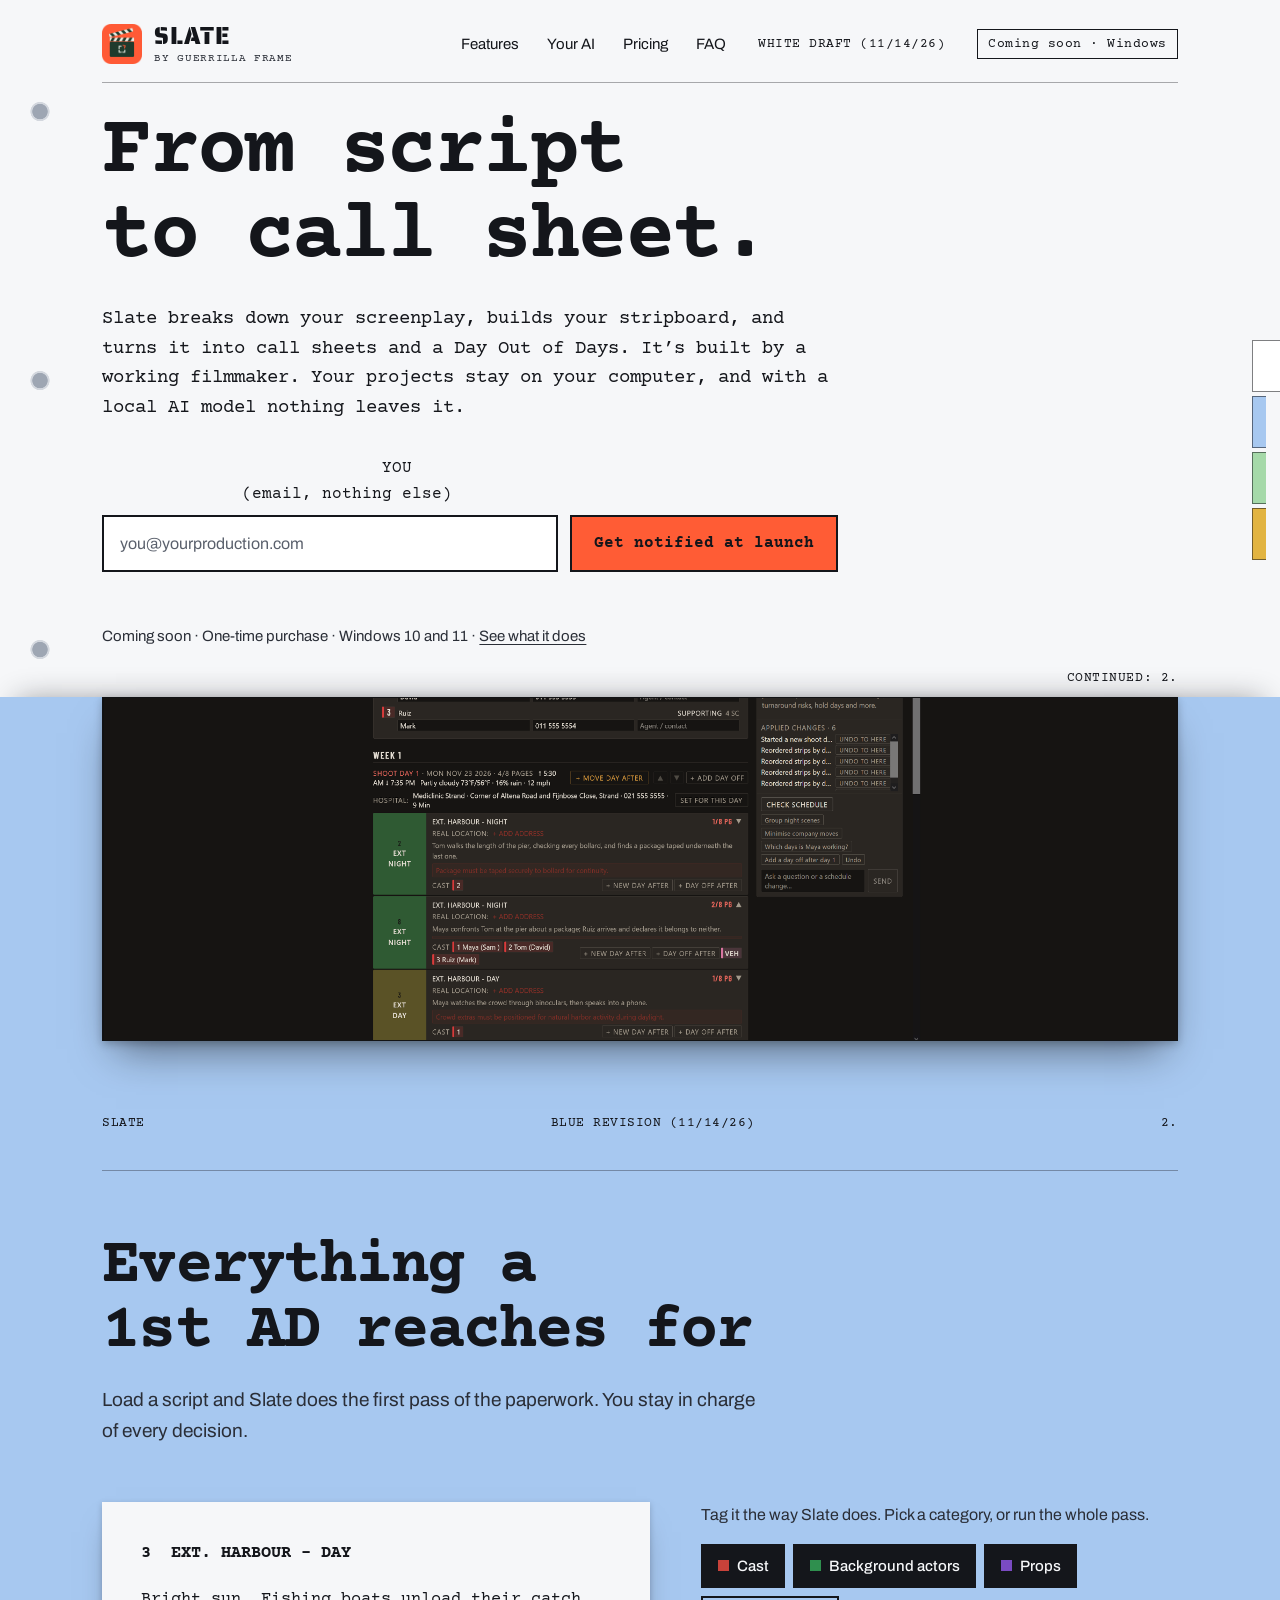
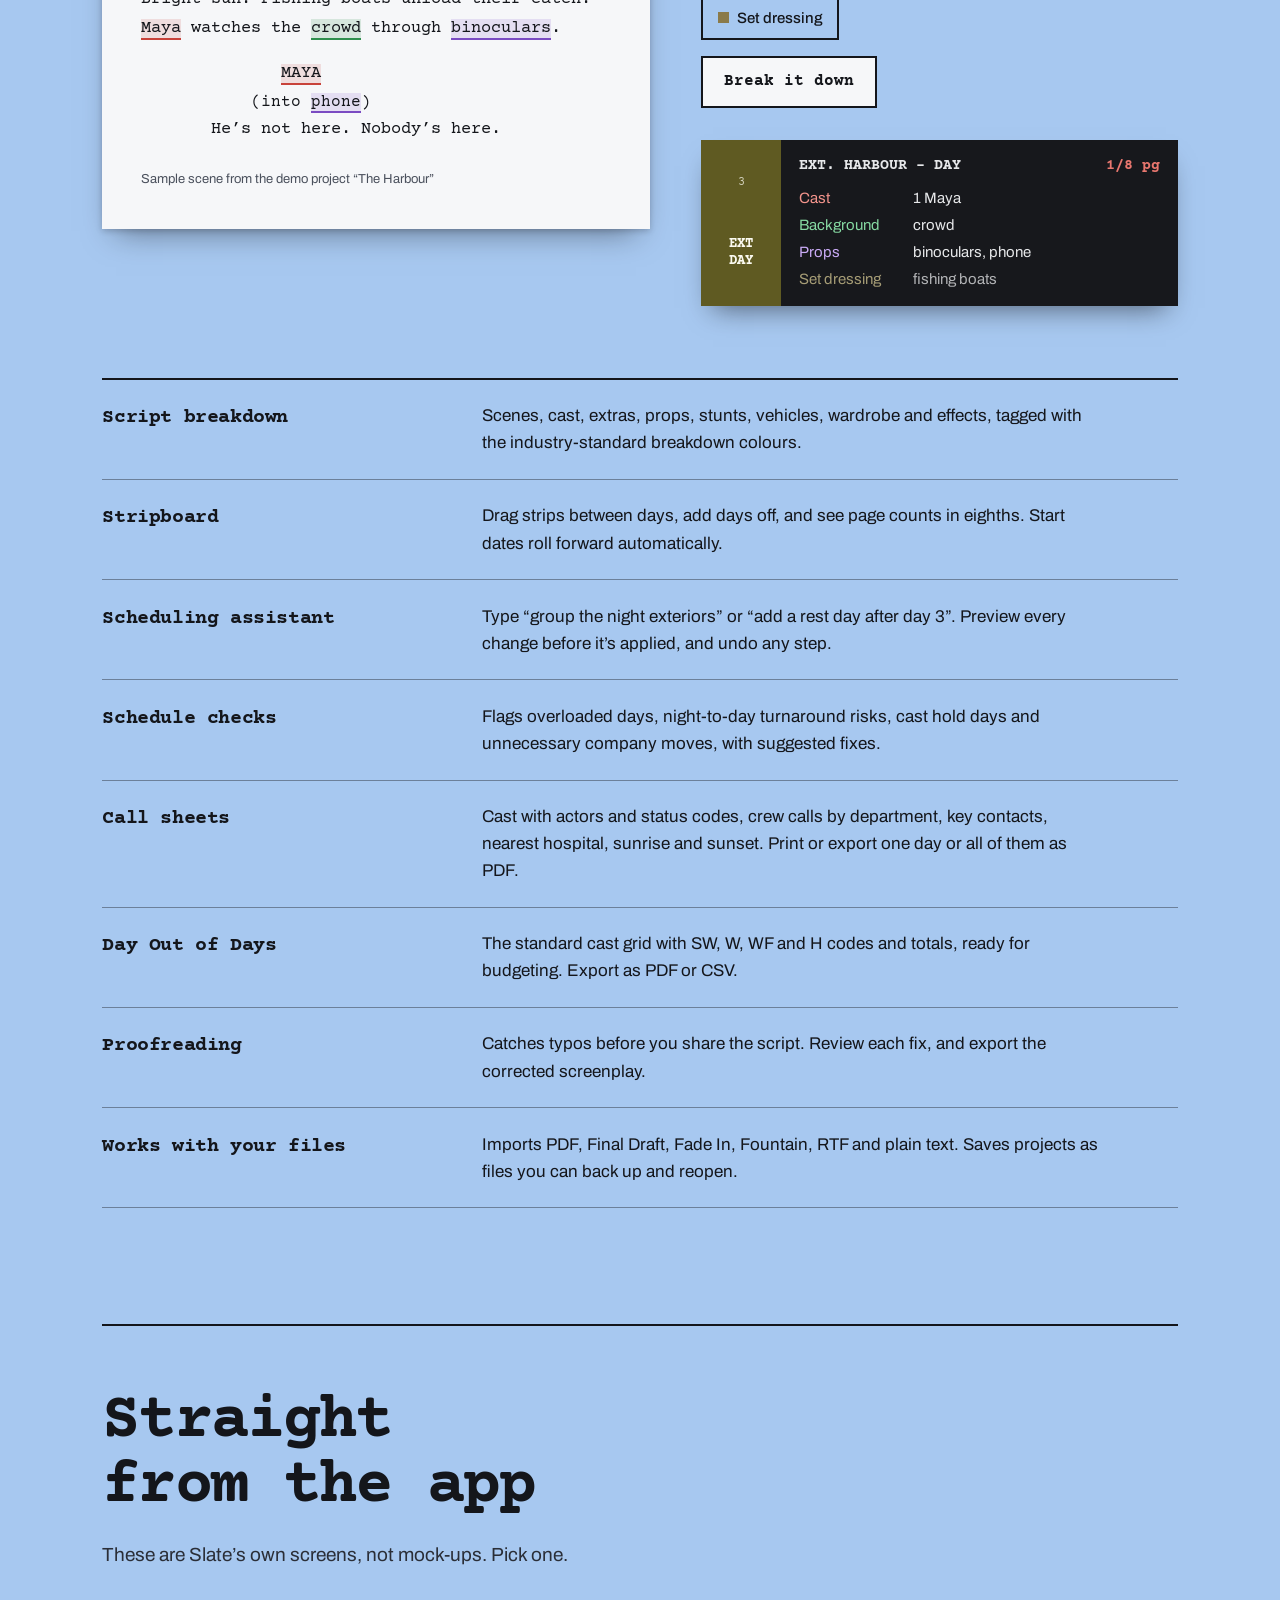
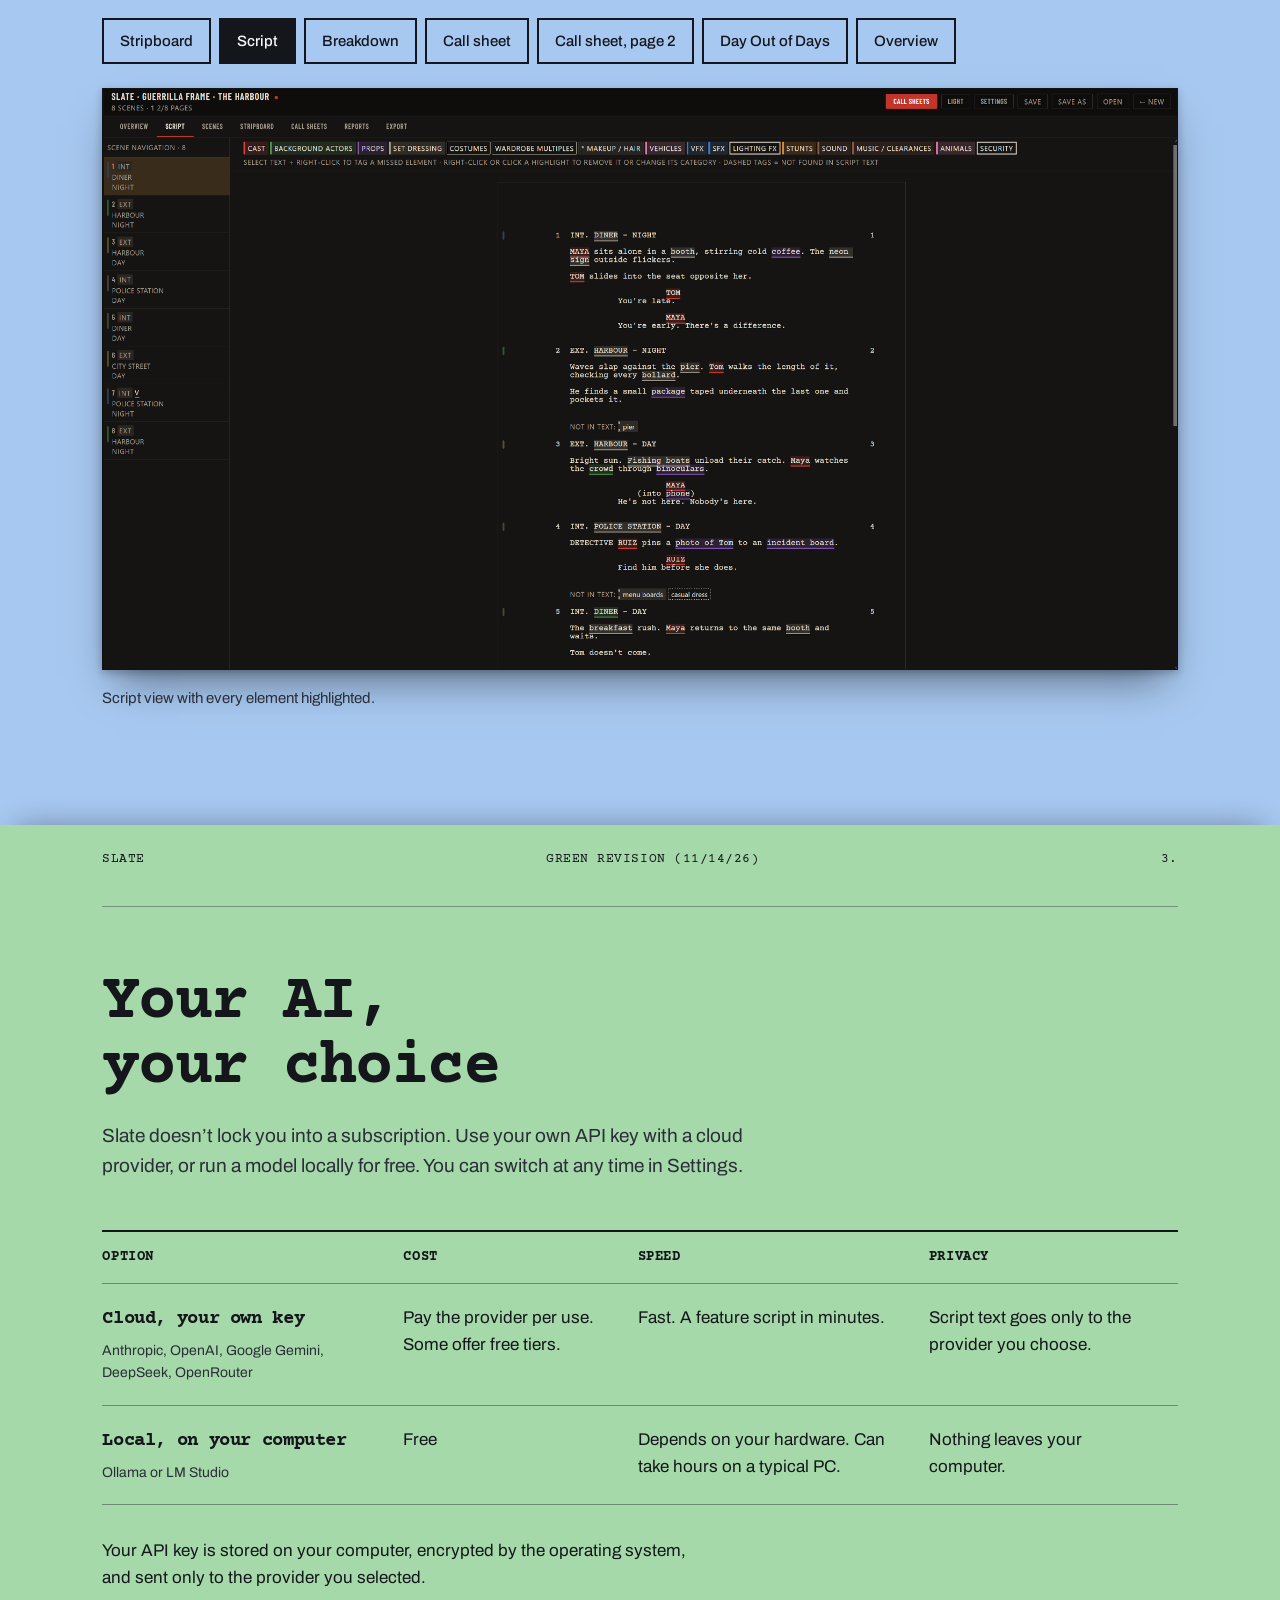
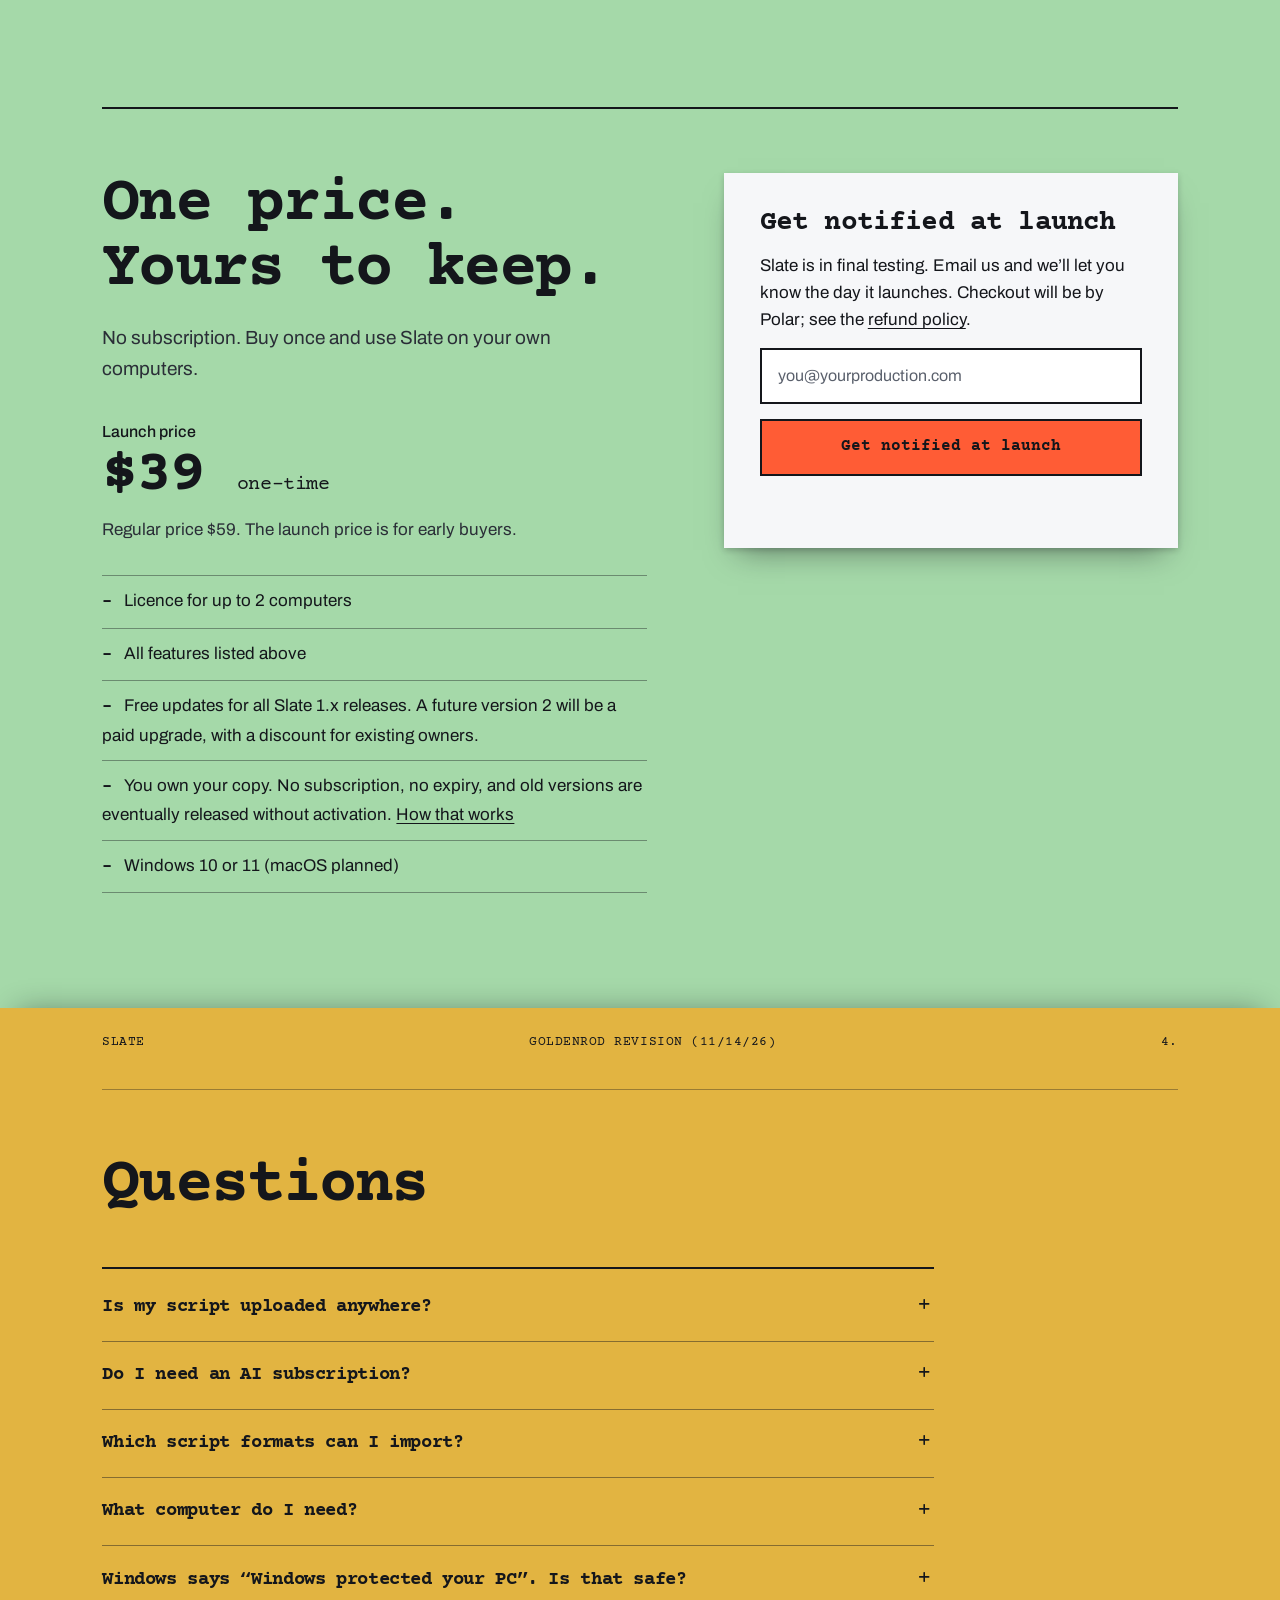
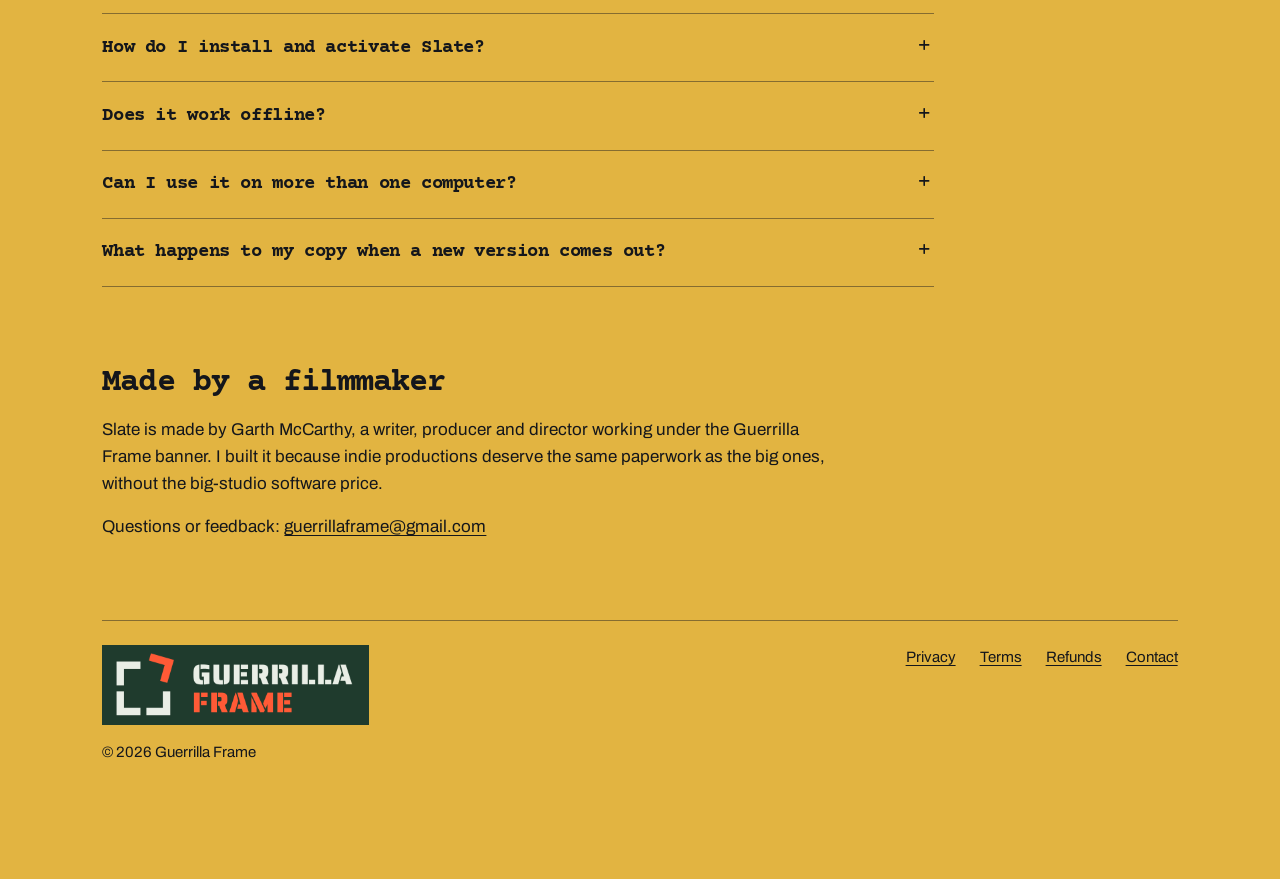
<file: index.html>
<!doctype html>
<html lang="en">
<head>
<meta charset="utf-8">
<meta name="viewport" content="width=device-width, initial-scale=1">
<title>Slate · Script breakdown and scheduling for indie filmmakers</title>
<meta name="description" content="Slate breaks down your screenplay, builds your stripboard, and turns it into call sheets and a Day Out of Days. Windows 10 and 11. Your projects stay on your computer, and with a local AI model nothing leaves it.">
<meta name="theme-color" content="#f6f7f9">
<link rel="icon" type="image/png" sizes="32x32" href="img/brand/slate-icon-32.png">
<link rel="icon" type="image/png" sizes="48x48" href="img/brand/slate-icon-48.png">
<link rel="apple-touch-icon" href="img/brand/slate-icon-180.png">
<meta property="og:type" content="website">
<meta property="og:title" content="Slate · Script breakdown and scheduling for indie filmmakers">
<meta property="og:description" content="From script to call sheet. Breakdown, stripboard, call sheets and Day Out of Days for Windows, by Guerrilla Frame.">
<meta property="og:image" content="https://aliengunship.github.io/guerrillaframe/img/brand/og-image.png">
<meta property="og:image:width" content="1200">
<meta property="og:image:height" content="630">
<meta name="twitter:card" content="summary_large_image">
<link rel="preload" href="fonts/courierprime-700.woff2" as="font" type="font/woff2" crossorigin>
<link rel="stylesheet" href="slate.css">
</head>
<body id="top">
<a class="skip" href="#features">Skip to content</a>

<nav class="rail" aria-label="Pages">
  <a href="#top" class="t-white" data-page="p-white"><span>Top</span></a>
  <a href="#features" class="t-blue" data-page="features"><span>Features</span></a>
  <a href="#ai" class="t-green" data-page="ai"><span>Your AI</span></a>
  <a href="#faq" class="t-gold" data-page="faq"><span>FAQ</span></a>
</nav>

<!-- 1. WHITE -->
<section class="page page--white" id="p-white">
  <header class="topline">
    <a class="mark" href="#top" aria-label="Slate by Guerrilla Frame, back to top"><img src="img/brand/slate-icon-180.png" width="40" height="40" alt=""><span class="mark-text"><b>SLATE</b><small>by Guerrilla Frame</small></span></a>
    <nav class="links" aria-label="Sections">
      <a href="#features">Features</a>
      <a href="#ai">Your AI</a>
      <a href="#pricing">Pricing</a>
      <a href="#faq">FAQ</a>
    </nav>
    <p class="draft" aria-hidden="true">WHITE DRAFT (11/14/26)</p>
    <p class="status">Coming soon<span class="win"> · Windows</span></p>
  </header>

  <div class="script hero">
    <h1>From script to call&nbsp;sheet.</h1>
    <p class="action">Slate breaks down your screenplay, builds your stripboard, and turns it into call sheets and a Day Out of Days. It&rsquo;s built by a working filmmaker. Your projects stay on your computer, and with a local AI model nothing leaves it.</p>

    <form class="dialogue notify" data-notify novalidate>
      <input type="checkbox" name="botcheck" class="trap" tabindex="-1" autocomplete="off" aria-hidden="true">
      <p class="cue" aria-hidden="true">YOU</p>
      <p class="paren" aria-hidden="true">(email, nothing else)</p>
      <div class="line">
        <label class="sr" for="email-hero">Email address</label>
        <input id="email-hero" name="email" type="email" autocomplete="email" inputmode="email" placeholder="you@yourproduction.com" required>
        <button type="submit">Get notified at launch</button>
      </div>
      <p class="msg" role="status" aria-live="polite"></p>
    </form>
    <p class="fine">Coming soon · One-time purchase · Windows 10 and 11 · <a href="#features">See what it does</a></p>
    <p class="cont" aria-hidden="true">CONTINUED: 2.</p>
  </div>
</section>

<!-- 2. BLUE -->
<section class="page page--blue" id="features">
  <figure class="lift">
    <img src="img/stripboard.png" width="2000" height="1080" alt="Slate's stripboard: scenes as colour-coded strips grouped into shoot days, with the scheduling assistant open beside them.">
  </figure>

  <div class="sheet">
    <div class="pghead"><span>SLATE</span><span>BLUE REVISION (11/14/26)</span><span>2.</span></div>

    <h2>Everything a 1st&nbsp;AD reaches&nbsp;for</h2>
    <p class="lede">Load a script and Slate does the first pass of the paperwork. You stay in charge of every decision.</p>

    <div class="demo" id="demo" data-state="idle">
      <div class="demo-script" aria-labelledby="demo-title">
        <p class="slugline" id="demo-title">3&nbsp;&nbsp;EXT. HARBOUR &ndash; DAY</p>
        <p class="act">Bright sun. <mark data-cat="set">Fishing boats</mark> unload their catch. <mark data-cat="cast">Maya</mark> watches the <mark data-cat="bg">crowd</mark> through <mark data-cat="props">binoculars</mark>.</p>
        <p class="char"><mark data-cat="cast">MAYA</mark></p>
        <p class="paren">(into <mark data-cat="props">phone</mark>)</p>
        <p class="dlg">He&rsquo;s not here. Nobody&rsquo;s here.</p>
        <p class="demo-credit">Sample scene from the demo project &ldquo;The Harbour&rdquo;</p>
      </div>

      <div class="demo-side">
        <p class="demo-help" id="demo-help">Tag it the way Slate does. Pick a category, or run the whole pass.</p>
        <div class="cats" role="group" aria-label="Breakdown categories" aria-describedby="demo-help">
          <button type="button" class="cat" data-cat="cast" aria-pressed="false">Cast</button>
          <button type="button" class="cat" data-cat="bg" aria-pressed="false">Background actors</button>
          <button type="button" class="cat" data-cat="props" aria-pressed="false">Props</button>
          <button type="button" class="cat" data-cat="set" aria-pressed="false">Set dressing</button>
        </div>
        <button type="button" class="run" id="run">Break it down</button>

        <div class="strip" aria-label="The resulting stripboard strip">
          <div class="strip-id"><b>3</b><span>EXT<br>DAY</span></div>
          <div class="strip-body">
            <p class="strip-h"><span>EXT. HARBOUR &ndash; DAY</span><span>1/8 pg</span></p>
            <ul>
              <li data-cat="cast"><i>Cast</i> 1 Maya</li>
              <li data-cat="bg"><i>Background</i> crowd</li>
              <li data-cat="props"><i>Props</i> binoculars, phone</li>
              <li data-cat="set"><i>Set dressing</i> fishing boats</li>
            </ul>
          </div>
        </div>
      </div>
    </div>

    <dl class="index">
      <div><dt>Script breakdown</dt><dd>Scenes, cast, extras, props, stunts, vehicles, wardrobe and effects, tagged with the industry-standard breakdown colours.</dd></div>
      <div><dt>Stripboard</dt><dd>Drag strips between days, add days off, and see page counts in eighths. Start dates roll forward automatically.</dd></div>
      <div><dt>Scheduling assistant</dt><dd>Type &ldquo;group the night exteriors&rdquo; or &ldquo;add a rest day after day 3&rdquo;. Preview every change before it&rsquo;s applied, and undo any step.</dd></div>
      <div><dt>Schedule checks</dt><dd>Flags overloaded days, night-to-day turnaround risks, cast hold days and unnecessary company moves, with suggested fixes.</dd></div>
      <div><dt>Call sheets</dt><dd>Cast with actors and status codes, crew calls by department, key contacts, nearest hospital, sunrise and sunset. Print or export one day or all of them as PDF.</dd></div>
      <div><dt>Day Out of Days</dt><dd>The standard cast grid with SW, W, WF and H codes and totals, ready for budgeting. Export as PDF or CSV.</dd></div>
      <div><dt>Proofreading</dt><dd>Catches typos before you share the script. Review each fix, and export the corrected screenplay.</dd></div>
      <div><dt>Works with your files</dt><dd>Imports PDF, Final Draft, Fade In, Fountain, RTF and plain text. Saves projects as files you can back up and reopen.</dd></div>
    </dl>
  </div>
  <div class="sheet" id="screens">
    <h2>Straight from the&nbsp;app</h2>
    <p class="lede">These are Slate&rsquo;s own screens, not mock-ups. Pick one.</p>

    <div class="viewer">
      <div class="tabs" role="tablist" aria-label="Screens">
        <button role="tab" id="tab-stripboard" aria-selected="false" aria-controls="shot" tabindex="-1" data-src="img/stripboard.png" data-cap="Stripboard: drag strips, add day breaks and days off.">Stripboard</button>
        <button role="tab" id="tab-script" aria-selected="true" aria-controls="shot" data-src="img/script-1.png" data-cap="Script view with every element highlighted.">Script</button>
        <button role="tab" id="tab-breakdown" aria-selected="false" aria-controls="shot" tabindex="-1" data-src="img/scene-breakdown-1.png" data-cap="Scene breakdown in the industry-standard colour code.">Breakdown</button>
        <button role="tab" id="tab-call1" aria-selected="false" aria-controls="shot" tabindex="-1" data-src="img/call-sheet-1.png" data-cap="Call sheet: key contacts, nearest hospital, sunrise and sunset, weather, scenes and cast.">Call sheet</button>
        <button role="tab" id="tab-call2" aria-selected="false" aria-controls="shot" tabindex="-1" data-src="img/call-sheet-2.png" data-cap="Call sheet, continued: crew calls, shooting schedule, special requirements and notes.">Call sheet, page 2</button>
        <button role="tab" id="tab-dood" aria-selected="false" aria-controls="shot" tabindex="-1" data-src="img/dood.png" data-cap="Day Out of Days with SW, W, WF and H codes.">Day Out of Days</button>
        <button role="tab" id="tab-overview" aria-selected="false" aria-controls="shot" tabindex="-1" data-src="img/overview.png" data-cap="Project overview: cast, locations and totals.">Overview</button>
      </div>
      <figure id="shot" role="tabpanel" aria-labelledby="tab-script">
        <img src="img/script-1.png" width="2000" height="1080" loading="lazy" alt="Slate screen: Script.">
        <figcaption>Script view with every element highlighted.</figcaption>
      </figure>
    </div>
  </div>

</section>
<!-- 3. GREEN -->
<section class="page page--green" id="ai">
  <div class="sheet">
    <div class="pghead"><span>SLATE</span><span>GREEN REVISION (11/14/26)</span><span>3.</span></div>
    <h2>Your AI, your&nbsp;choice</h2>
    <p class="lede">Slate doesn&rsquo;t lock you into a subscription. Use your own API key with a cloud provider, or run a model locally for free. You can switch at any time in Settings.</p>

    <div class="tablewrap">
    <table class="compare">
      <thead>
        <tr><th scope="col">Option</th><th scope="col">Cost</th><th scope="col">Speed</th><th scope="col">Privacy</th></tr>
      </thead>
      <tbody>
        <tr>
          <th scope="row">Cloud, your own key<small>Anthropic, OpenAI, Google Gemini, DeepSeek, OpenRouter</small></th>
          <td data-label="Cost">Pay the provider per use. Some offer free tiers.</td>
          <td data-label="Speed">Fast. A feature script in minutes.</td>
          <td data-label="Privacy">Script text goes only to the provider you choose.</td>
        </tr>
        <tr>
          <th scope="row">Local, on your computer<small>Ollama or LM Studio</small></th>
          <td data-label="Cost">Free</td>
          <td data-label="Speed">Depends on your hardware. Can take hours on a typical PC.</td>
          <td data-label="Privacy">Nothing leaves your computer.</td>
        </tr>
      </tbody>
    </table>
    </div>
    <p class="aside">Your API key is stored on your computer, encrypted by the operating system, and sent only to the provider you selected.</p>
  </div>
  <div class="sheet" id="pricing">
    <div class="price-grid">
      <div>
        <h2>One price. Yours to&nbsp;keep.</h2>
        <p class="lede">No subscription. Buy once and use Slate on your own computers.</p>
        <p class="price"><span class="price-label">Launch price</span> $39 <span class="price-unit">one-time</span></p>
        <p class="price-note">Regular price $59. The launch price is for early buyers.</p>
        <ul class="inc">
          <li>Licence for up to 2 computers</li>
          <li>All features listed above</li>
          <li>Free updates for all Slate 1.x releases. A future version 2 will be a paid upgrade, with a discount for existing owners.</li>
          <li>You own your copy. No subscription, no expiry, and old versions are eventually released without activation. <a href="terms.html">How that works</a></li>
          <li>Windows 10 or 11 (macOS planned)</li>
        </ul>
      </div>
      <form class="notify notify--card" data-notify novalidate>
        <input type="checkbox" name="botcheck" class="trap" tabindex="-1" autocomplete="off" aria-hidden="true">
        <h3>Get notified at launch</h3>
        <p>Slate is in final testing. Email us and we&rsquo;ll let you know the day it launches. Checkout will be by Polar; see the <a href="refunds.html">refund policy</a>.</p>
        <label class="sr" for="email-price">Email address</label>
        <input id="email-price" name="email" type="email" autocomplete="email" inputmode="email" placeholder="you@yourproduction.com" required>
        <button type="submit">Get notified at launch</button>
        <p class="msg" role="status" aria-live="polite"></p>
      </form>
    </div>
  </div>
</section>

<!-- 6. GOLDENROD -->
<section class="page page--gold" id="faq">
  <div class="sheet">
    <div class="pghead"><span>SLATE</span><span>GOLDENROD REVISION (11/14/26)</span><span>4.</span></div>
    <h2>Questions</h2>

    <div class="faq">
      <details><summary>Is my script uploaded anywhere?</summary><p>Not by Slate. Projects are saved on your computer. If you use a cloud AI provider, the script text is sent to that provider to do the analysis, under their terms. If you use a local model through Ollama or LM Studio, nothing leaves your computer.</p></details>
      <details><summary>Do I need an AI subscription?</summary><p>No. You can run a free local model, or use your own API key with a cloud provider and pay only for what you use.</p></details>
      <details><summary>Which script formats can I import?</summary><p>PDF (with selectable text), Final Draft (.fdx), Fade In, Fountain, RTF and plain text.</p></details>
      <details><summary>What computer do I need?</summary><p>Windows 10 or 11. Cloud AI works on any reasonable machine. Running AI locally needs a strong computer: a recent graphics card with at least 12&nbsp;GB of video memory and 32&nbsp;GB or more of RAM is a sensible starting point, and it is much slower than cloud AI.</p></details>
      <details id="install"><summary>Windows says &ldquo;Windows protected your PC&rdquo;. Is that safe?</summary><p>Yes. Windows shows this for new software from small independent developers until enough people have installed it. Click <strong>More info</strong>, then <strong>Run anyway</strong>. You only see it when installing, not each time you open Slate. Only run the installer you downloaded from your Slate purchase email or your Polar order page.</p></details>
      <details><summary>How do I install and activate Slate?</summary><p>Download the installer from your purchase email or your Polar order page and run it (see the Windows warning above). When Slate opens, paste the licence key from the same email and click <strong>Activate</strong>. You only need the internet for activation; after that Slate works offline.</p></details>
      <details><summary>Does it work offline?</summary><p>Yes, with a local AI model. Your schedule, call sheets and reports are always available offline. Weather forecasts need an internet connection; sunrise and sunset don&rsquo;t.</p></details>
      <details><summary>Can I use it on more than one computer?</summary><p>Yes, on up to 2 computers. You can move your licence to a new computer from Settings.</p></details>
      <details><summary>What happens to my copy when a new version comes out?</summary><p>You keep it. Your licence never expires, and your version keeps working. We keep supporting it for a year after a newer major version comes out, and three years after that new version comes out, we release a final build of the old version with licence activation removed, so it&rsquo;s yours to keep using for good. If Guerrilla Frame ever stops selling Slate, everyone who bought it gets an activation-free version.</p></details>
    </div>

    <div class="about">
      <h3>Made by a filmmaker</h3>
      <p>Slate is made by Garth McCarthy, a writer, producer and director working under the Guerrilla Frame banner. I built it because indie productions deserve the same paperwork as the big ones, without the big-studio software price.</p>
      <p>Questions or feedback: <a href="mailto:guerrillaframe@gmail.com">guerrillaframe@gmail.com</a></p>
    </div>

    <footer class="foot">
      <div class="foot-brand"><img src="img/brand/gf-lockup-dark.png" width="1600" height="480" alt="Guerrilla Frame"><p>&copy; <span id="year">2026</span> Guerrilla Frame</p></div>
      <nav aria-label="Legal">
        <a href="privacy.html">Privacy</a>
        <a href="terms.html">Terms</a>
        <a href="refunds.html">Refunds</a>
        <a href="mailto:guerrillaframe@gmail.com">Contact</a>
      </nav>
    </footer>
  </div>
</section>

<script src="app.js"></script>
</body>
</html>
</file>
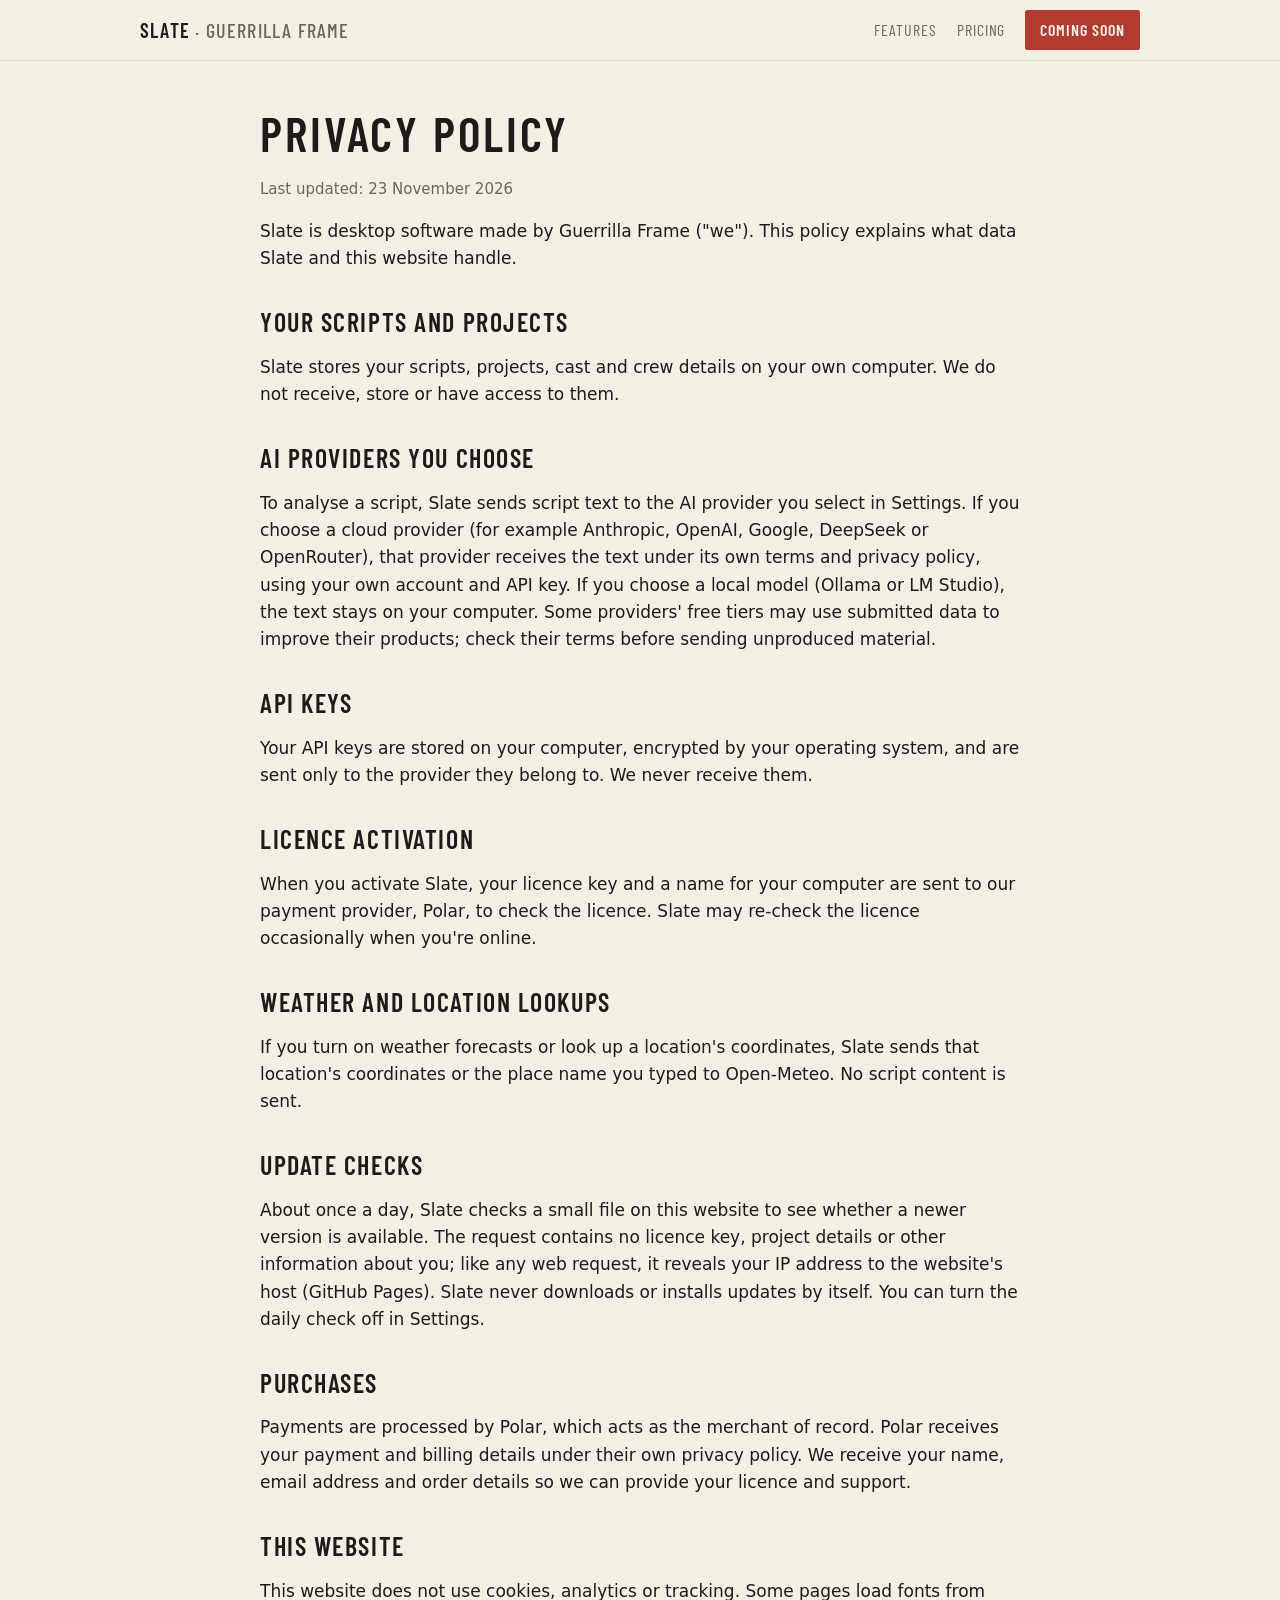
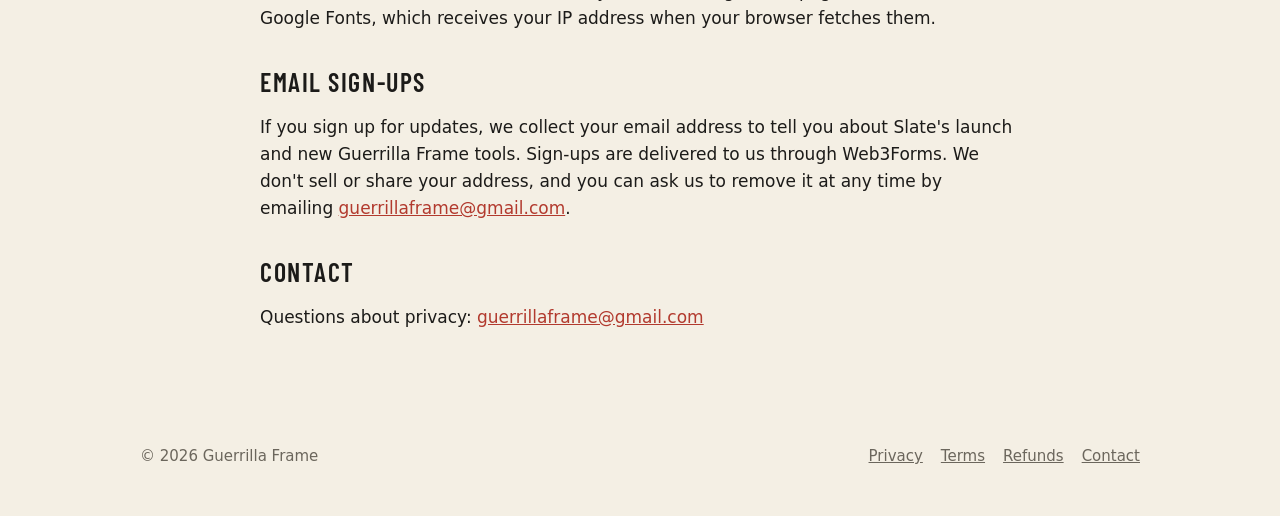
<file: privacy.html>
<!DOCTYPE html>
<html lang="en">
<head>
  <meta charset="utf-8">
  <meta name="viewport" content="width=device-width, initial-scale=1">
  <title>Privacy policy · Slate · Guerrilla Frame</title>
  <link rel="preconnect" href="https://fonts.googleapis.com">
  <link rel="preconnect" href="https://fonts.gstatic.com" crossorigin>
  <link href="https://fonts.googleapis.com/css2?family=Barlow+Condensed:wght@500;600&family=Courier+Prime:wght@400;700&display=swap" rel="stylesheet">
  <link rel="icon" type="image/png" sizes="32x32" href="img/brand/slate-icon-32.png">
  <link rel="icon" type="image/png" sizes="48x48" href="img/brand/slate-icon-48.png">
  <link rel="apple-touch-icon" href="img/brand/slate-icon-180.png">
  <link rel="stylesheet" href="styles.css">
</head>
<body>
<header class="site-header">
  <div class="wrap">
    <a class="brand" href="index.html">Slate <span>· Guerrilla Frame</span></a>
    <nav class="nav"><a href="index.html#features">Features</a><a href="index.html#pricing">Pricing</a><a class="btn btn-primary" href="index.html#pricing">Coming soon</a></nav>
  </div>
</header>
<main class="wrap legal">
<h1>Privacy policy</h1>
<p class="cta-note">Last updated: 23 November 2026</p>

<p>Slate is desktop software made by Guerrilla Frame ("we"). This policy explains what data Slate and this website handle.</p>
<h2>Your scripts and projects</h2>
<p>Slate stores your scripts, projects, cast and crew details on your own computer. We do not receive, store or have access to them.</p>
<h2>AI providers you choose</h2>
<p>To analyse a script, Slate sends script text to the AI provider you select in Settings. If you choose a cloud provider (for example Anthropic, OpenAI, Google, DeepSeek or OpenRouter), that provider receives the text under its own terms and privacy policy, using your own account and API key. If you choose a local model (Ollama or LM Studio), the text stays on your computer. Some providers' free tiers may use submitted data to improve their products; check their terms before sending unproduced material.</p>
<h2>API keys</h2>
<p>Your API keys are stored on your computer, encrypted by your operating system, and are sent only to the provider they belong to. We never receive them.</p>
<h2>Licence activation</h2>
<p>When you activate Slate, your licence key and a name for your computer are sent to our payment provider, Polar, to check the licence. Slate may re-check the licence occasionally when you're online.</p>
<h2>Weather and location lookups</h2>
<p>If you turn on weather forecasts or look up a location's coordinates, Slate sends that location's coordinates or the place name you typed to Open-Meteo. No script content is sent.</p>
<h2>Update checks</h2>
<p>About once a day, Slate checks a small file on this website to see whether a newer version is available. The request contains no licence key, project details or other information about you; like any web request, it reveals your IP address to the website's host (GitHub Pages). Slate never downloads or installs updates by itself. You can turn the daily check off in Settings.</p>
<h2>Purchases</h2>
<p>Payments are processed by Polar, which acts as the merchant of record. Polar receives your payment and billing details under their own privacy policy. We receive your name, email address and order details so we can provide your licence and support.</p>
<h2>This website</h2>
<p>This website does not use cookies, analytics or tracking. Some pages load fonts from Google Fonts, which receives your IP address when your browser fetches them.</p>
<h2>Email sign-ups</h2>
<p>If you sign up for updates, we collect your email address to tell you about Slate's launch and new Guerrilla Frame tools. Sign-ups are delivered to us through Web3Forms. We don't sell or share your address, and you can ask us to remove it at any time by emailing <a href="mailto:guerrillaframe@gmail.com">guerrillaframe@gmail.com</a>.</p>
<h2>Contact</h2>
<p>Questions about privacy: <a href="mailto:guerrillaframe@gmail.com">guerrillaframe@gmail.com</a></p>

</main>
<footer>
  <div class="wrap">
    <span>© 2026 Guerrilla Frame</span>
    <nav><a href="privacy.html">Privacy</a><a href="terms.html">Terms</a><a href="refunds.html">Refunds</a><a href="mailto:guerrillaframe@gmail.com">Contact</a></nav>
  </div>
</footer>
</body>
</html>
</file>
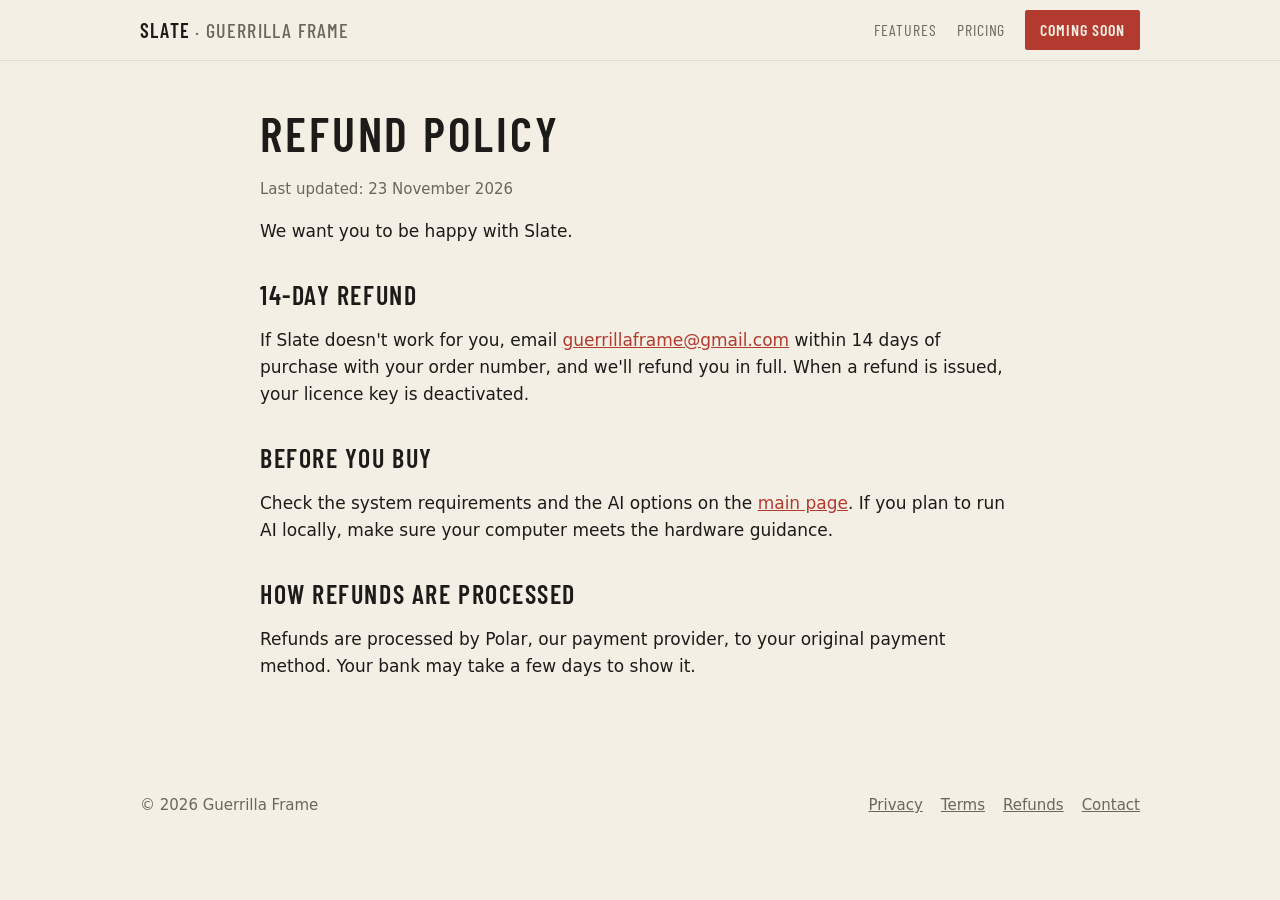
<file: refunds.html>
<!DOCTYPE html>
<html lang="en">
<head>
  <meta charset="utf-8">
  <meta name="viewport" content="width=device-width, initial-scale=1">
  <title>Refund policy · Slate · Guerrilla Frame</title>
  <link rel="preconnect" href="https://fonts.googleapis.com">
  <link rel="preconnect" href="https://fonts.gstatic.com" crossorigin>
  <link href="https://fonts.googleapis.com/css2?family=Barlow+Condensed:wght@500;600&family=Courier+Prime:wght@400;700&display=swap" rel="stylesheet">
  <link rel="icon" type="image/png" sizes="32x32" href="img/brand/slate-icon-32.png">
  <link rel="icon" type="image/png" sizes="48x48" href="img/brand/slate-icon-48.png">
  <link rel="apple-touch-icon" href="img/brand/slate-icon-180.png">
  <link rel="stylesheet" href="styles.css">
</head>
<body>
<header class="site-header">
  <div class="wrap">
    <a class="brand" href="index.html">Slate <span>· Guerrilla Frame</span></a>
    <nav class="nav"><a href="index.html#features">Features</a><a href="index.html#pricing">Pricing</a><a class="btn btn-primary" href="index.html#pricing">Coming soon</a></nav>
  </div>
</header>
<main class="wrap legal">
<h1>Refund policy</h1>
<p class="cta-note">Last updated: 23 November 2026</p>

<p>We want you to be happy with Slate.</p>
<h2>14-day refund</h2>
<p>If Slate doesn't work for you, email <a href="mailto:guerrillaframe@gmail.com">guerrillaframe@gmail.com</a> within 14 days of purchase with your order number, and we'll refund you in full. When a refund is issued, your licence key is deactivated.</p>
<h2>Before you buy</h2>
<p>Check the system requirements and the AI options on the <a href="index.html#faq">main page</a>. If you plan to run AI locally, make sure your computer meets the hardware guidance.</p>
<h2>How refunds are processed</h2>
<p>Refunds are processed by Polar, our payment provider, to your original payment method. Your bank may take a few days to show it.</p>

</main>
<footer>
  <div class="wrap">
    <span>© 2026 Guerrilla Frame</span>
    <nav><a href="privacy.html">Privacy</a><a href="terms.html">Terms</a><a href="refunds.html">Refunds</a><a href="mailto:guerrillaframe@gmail.com">Contact</a></nav>
  </div>
</footer>
</body>
</html>
</file>
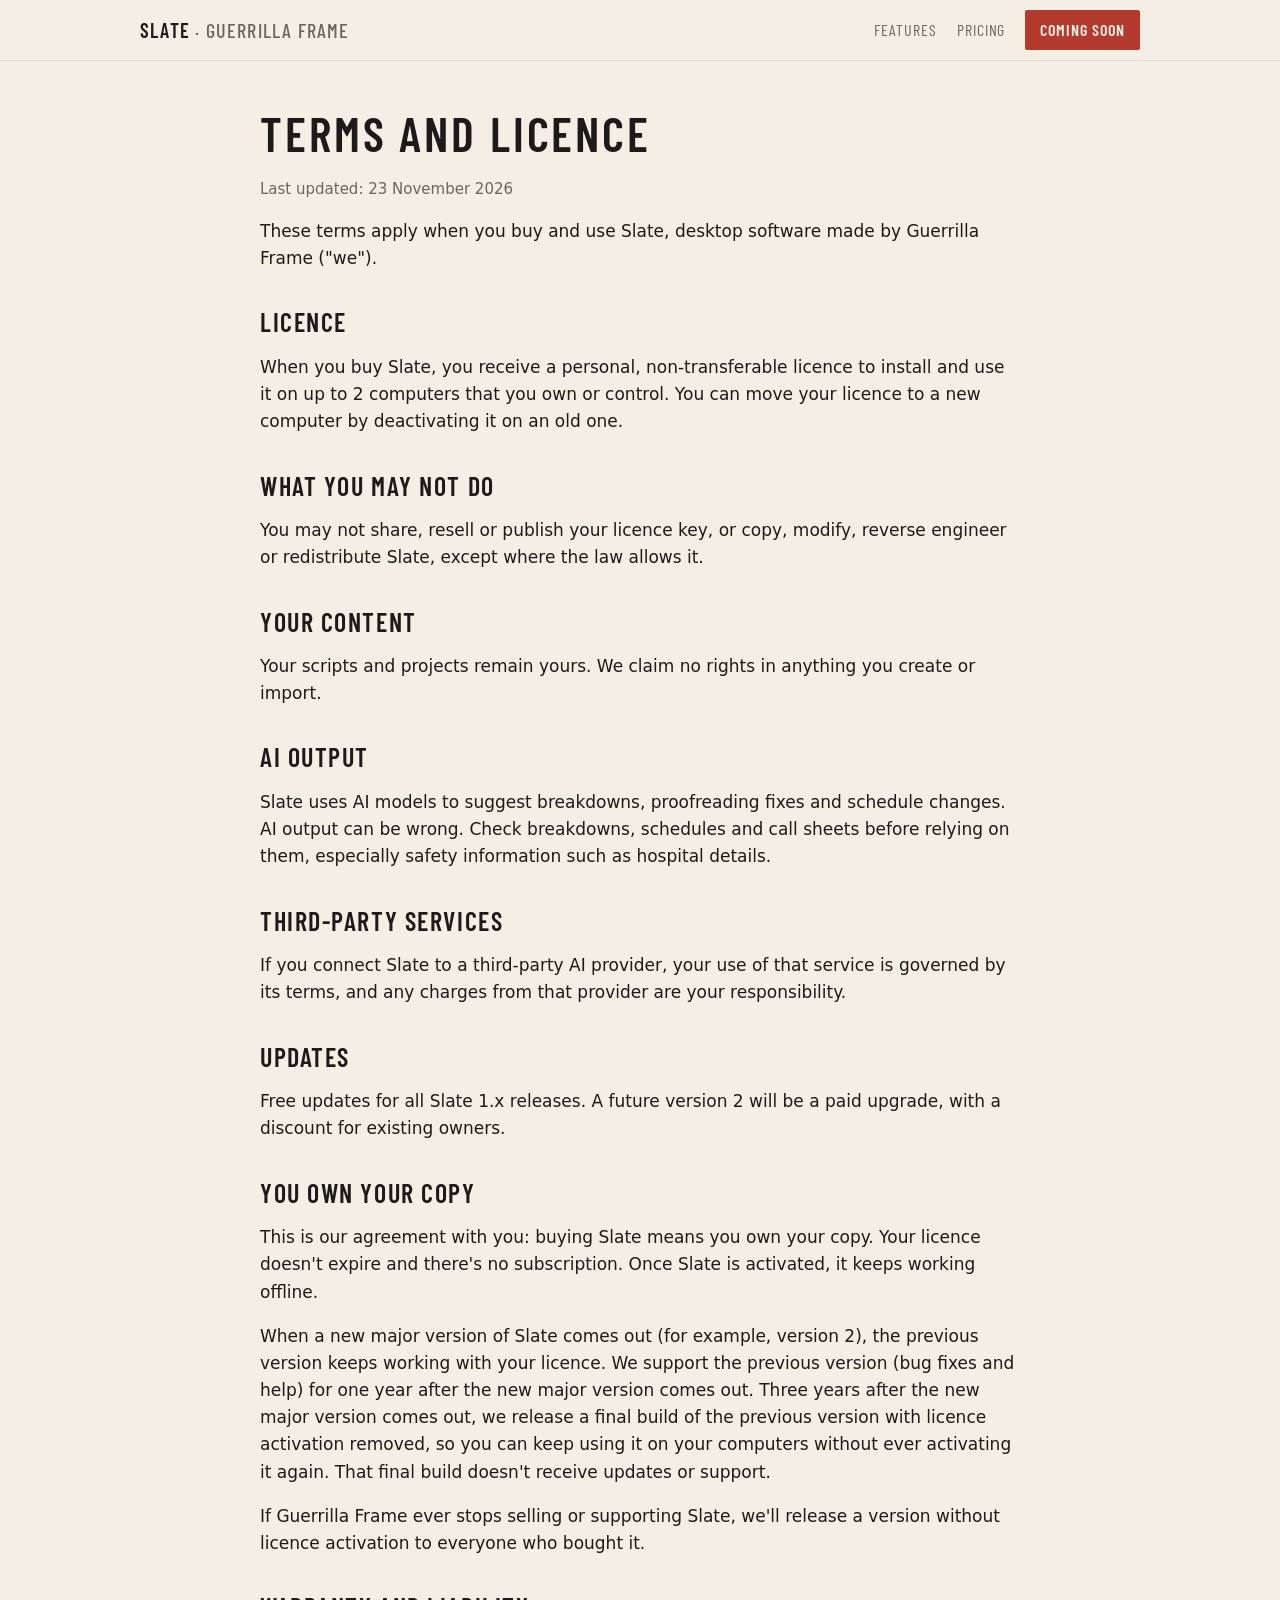
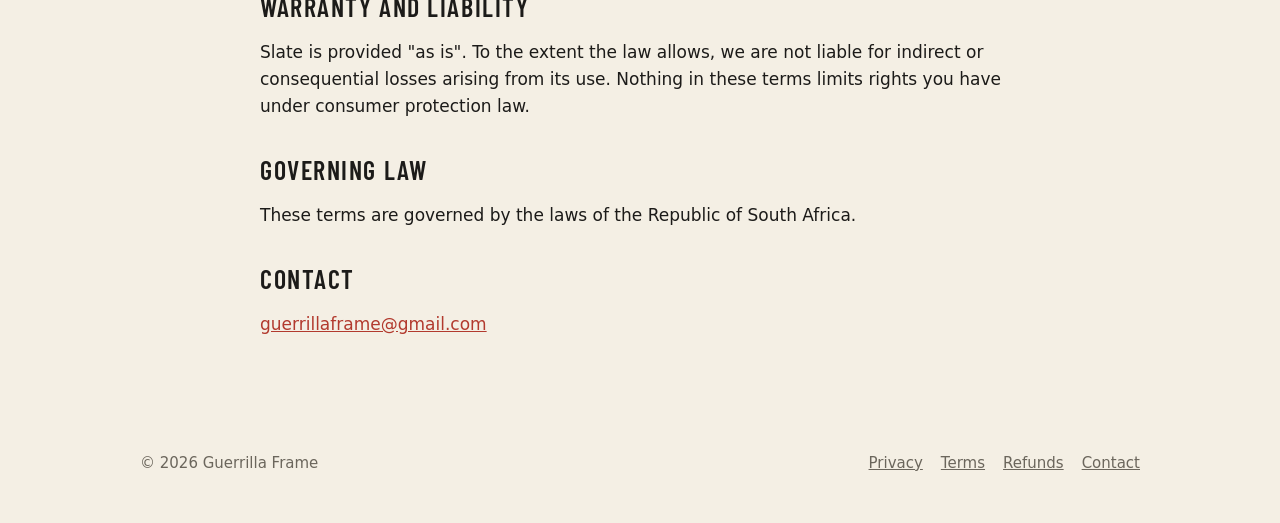
<file: terms.html>
<!DOCTYPE html>
<html lang="en">
<head>
  <meta charset="utf-8">
  <meta name="viewport" content="width=device-width, initial-scale=1">
  <title>Terms and licence · Slate · Guerrilla Frame</title>
  <link rel="preconnect" href="https://fonts.googleapis.com">
  <link rel="preconnect" href="https://fonts.gstatic.com" crossorigin>
  <link href="https://fonts.googleapis.com/css2?family=Barlow+Condensed:wght@500;600&family=Courier+Prime:wght@400;700&display=swap" rel="stylesheet">
  <link rel="icon" type="image/png" sizes="32x32" href="img/brand/slate-icon-32.png">
  <link rel="icon" type="image/png" sizes="48x48" href="img/brand/slate-icon-48.png">
  <link rel="apple-touch-icon" href="img/brand/slate-icon-180.png">
  <link rel="stylesheet" href="styles.css">
</head>
<body>
<header class="site-header">
  <div class="wrap">
    <a class="brand" href="index.html">Slate <span>· Guerrilla Frame</span></a>
    <nav class="nav"><a href="index.html#features">Features</a><a href="index.html#pricing">Pricing</a><a class="btn btn-primary" href="index.html#pricing">Coming soon</a></nav>
  </div>
</header>
<main class="wrap legal">
<h1>Terms and licence</h1>
<p class="cta-note">Last updated: 23 November 2026</p>

<p>These terms apply when you buy and use Slate, desktop software made by Guerrilla Frame ("we").</p>
<h2>Licence</h2>
<p>When you buy Slate, you receive a personal, non-transferable licence to install and use it on up to 2 computers that you own or control. You can move your licence to a new computer by deactivating it on an old one.</p>
<h2>What you may not do</h2>
<p>You may not share, resell or publish your licence key, or copy, modify, reverse engineer or redistribute Slate, except where the law allows it.</p>
<h2>Your content</h2>
<p>Your scripts and projects remain yours. We claim no rights in anything you create or import.</p>
<h2>AI output</h2>
<p>Slate uses AI models to suggest breakdowns, proofreading fixes and schedule changes. AI output can be wrong. Check breakdowns, schedules and call sheets before relying on them, especially safety information such as hospital details.</p>
<h2>Third-party services</h2>
<p>If you connect Slate to a third-party AI provider, your use of that service is governed by its terms, and any charges from that provider are your responsibility.</p>
<h2>Updates</h2>
<p>Free updates for all Slate 1.x releases. A future version 2 will be a paid upgrade, with a discount for existing owners.</p>
<h2>You own your copy</h2>
<p>This is our agreement with you: buying Slate means you own your copy. Your licence doesn't expire and there's no subscription. Once Slate is activated, it keeps working offline.</p>
<p>When a new major version of Slate comes out (for example, version 2), the previous version keeps working with your licence. We support the previous version (bug fixes and help) for one year after the new major version comes out. Three years after the new major version comes out, we release a final build of the previous version with licence activation removed, so you can keep using it on your computers without ever activating it again. That final build doesn't receive updates or support.</p>
<p>If Guerrilla Frame ever stops selling or supporting Slate, we'll release a version without licence activation to everyone who bought it.</p>
<h2>Warranty and liability</h2>
<p>Slate is provided "as is". To the extent the law allows, we are not liable for indirect or consequential losses arising from its use. Nothing in these terms limits rights you have under consumer protection law.</p>
<h2>Governing law</h2>
<p>These terms are governed by the laws of the Republic of South Africa.</p>
<h2>Contact</h2>
<p><a href="mailto:guerrillaframe@gmail.com">guerrillaframe@gmail.com</a></p>

</main>
<footer>
  <div class="wrap">
    <span>© 2026 Guerrilla Frame</span>
    <nav><a href="privacy.html">Privacy</a><a href="terms.html">Terms</a><a href="refunds.html">Refunds</a><a href="mailto:guerrillaframe@gmail.com">Contact</a></nav>
  </div>
</footer>
</body>
</html>
</file>
<file: slate.css>
@font-face { font-family: "Saira Stencil One"; font-weight: 400; font-display: swap; src: url("fonts/sairastencil-latin.woff2") format("woff2"); }
@font-face { font-family: "Courier Prime"; font-weight: 400; font-display: swap; src: url("fonts/courierprime-400.woff2") format("woff2"); }
@font-face { font-family: "Courier Prime"; font-weight: 700; font-display: swap; src: url("fonts/courierprime-700.woff2") format("woff2"); }
@font-face { font-family: "Archivo"; font-weight: 400 700; font-display: swap; src: url("fonts/archivo-latin.woff2") format("woff2"); }

:root {
  --ink: #14161b;
  --ink-2: #2a2e37;
  --white: #f6f7f9;
  --blue: #a7c8f0;
 
  --green: #a5d9a9;
  --gold: #e2b441;

  /* breakdown category colours (match the app's tagging) */
  --c-cast: #c8423a;
  --coral: #ff5c35;
  --c-bg: #2f8f4e;
  --c-props: #7a4bc2;
  --c-set: #8a7a4a;

  --script: "Courier Prime", "Courier New", monospace;
  --sans: "Archivo", "Segoe UI", system-ui, sans-serif;
  --margin: clamp(1.25rem, 8vw, 9rem);
  --ease: cubic-bezier(0.16, 1, 0.3, 1);
}

*, *::before, *::after { box-sizing: border-box; }
html { scroll-behavior: smooth; scroll-padding-top: 1rem; scrollbar-color: var(--ink) var(--white); }
body { margin: 0; font-family: var(--sans); font-size: 1.0625rem; line-height: 1.6; color: var(--ink); background: var(--white); caret-color: var(--ink); -webkit-font-smoothing: antialiased; }
::selection { background: var(--coral); color: var(--ink); }
img { max-width: 100%; height: auto; display: block; }
a { color: inherit; text-underline-offset: 0.2em; text-decoration-thickness: 1px; }
a:hover { text-decoration-thickness: 2px; }
:focus-visible { outline: 3px solid var(--ink); outline-offset: 3px; border-radius: 2px; }
.sr { position: absolute; width: 1px; height: 1px; overflow: hidden; clip-path: inset(50%); white-space: nowrap; }
.skip { position: absolute; left: 1rem; top: -4rem; background: var(--ink); color: var(--white); padding: 0.6rem 1rem; z-index: 50; }
.skip:focus { top: 1rem; }

h1, h2, h3 { font-family: var(--script); font-weight: 700; margin: 0; text-wrap: balance; letter-spacing: -0.03em; line-height: 1.02; }

/* ---------- pages ---------- */
.page { position: relative; padding: 0 var(--margin) clamp(4.5rem, 9vw, 8rem); }
.page--white { background: var(--white); padding-bottom: 11rem; }
.page--blue { background: var(--blue); }
.page--green { background: var(--green); }
.page--gold { background: var(--gold); }
.page + .page { box-shadow: 0 -14px 28px -18px rgba(20, 22, 27, 0.45); }
.sheet { max-width: 70rem; margin: 0 auto; }
.pghead { display: flex; justify-content: space-between; gap: 1rem; font-family: var(--script); font-size: 0.8125rem; letter-spacing: 0.04em; padding: 1.5rem 0 2.25rem; border-bottom: 1px solid rgba(20, 22, 27, 0.35); margin-bottom: clamp(2.5rem, 5vw, 4rem); }


h2 { font-size: clamp(2.25rem, 5vw, 4rem); max-width: 18ch; }
.lede { font-size: 1.1875rem; max-width: 60ch; margin: 1.25rem 0 0; color: var(--ink-2); }

/* ---------- top line + hero ---------- */
.topline { display: flex; align-items: center; gap: 2rem; padding: 1.5rem 0 1.1rem; max-width: 70rem; margin: 0 auto; border-bottom: 1px solid rgba(20, 22, 27, 0.35); }
.draft { margin: 0; font-family: var(--script); font-size: 0.8125rem; letter-spacing: 0.04em; }
.cont { margin: 1.25rem 0 0; text-align: right; font-family: var(--script); font-size: 0.8125rem; letter-spacing: 0.04em; }

.links { display: flex; gap: 1.75rem; margin-left: auto; font-size: 0.9375rem; }
.links + .draft { margin-left: 0; }
.links a { text-decoration: none; padding: 0.25rem 0; border-bottom: 1px solid transparent; }
.links a:hover { border-bottom-color: var(--ink); }
.status { margin: 0; font-family: var(--script); font-size: 0.8125rem; letter-spacing: 0.04em; border: 1px solid var(--ink); padding: 0.2rem 0.6rem; white-space: nowrap; }

.hero { max-width: 70rem; margin: clamp(1rem, 3vh, 2.5rem) auto 0; }
.hero h1 { font-size: clamp(2.75rem, 6.6vw, 5.25rem); max-width: none; }
.action { font-family: var(--script); font-size: clamp(1.0625rem, 1.5vw, 1.25rem); line-height: 1.55; max-width: 66ch; margin: 1.5rem 0 0; }

.dialogue { margin-top: 2rem; max-width: 46rem; }
.cue, .paren { margin: 0; font-family: var(--script); font-size: 1rem; }
.cue { padding-left: clamp(9ch, 30vw, 28ch); }
.dialogue .paren { padding-left: clamp(4ch, 16vw, 14ch); }
.line { display: flex; gap: 0.75rem; margin-top: 0.5rem; flex-wrap: wrap; }
input[type="email"] { flex: 1 1 15rem; min-width: 0; font: inherit; font-size: 1rem; padding: 0.85rem 1rem; color: var(--ink); background: #fff; border: 2px solid var(--ink); border-radius: 0; }
input[type="email"]::placeholder { color: #5a606c; }
input[type="email"]:invalid:not(:placeholder-shown) { border-style: dashed; }
button { font: inherit; cursor: pointer; }
.notify button[type="submit"] { font-family: var(--script); font-weight: 700; font-size: 1rem; padding: 0.85rem 1.4rem; color: var(--ink); background: var(--coral); border: 2px solid var(--ink); border-radius: 0; transition: background 0.2s var(--ease), color 0.2s var(--ease); }
.notify button[type="submit"]:hover { background: var(--ink); color: var(--white); }
.msg { margin: 0.6rem 0 0; min-height: 1.5em; font-size: 0.9375rem; }
.fine { margin: 1.25rem 0 0; font-size: 0.9375rem; color: var(--ink-2); }

/* ---------- lifted screenshot (white page edge over blue) ---------- */
.lift { position: relative; z-index: 3; margin: -10.5rem auto 0; max-width: 72rem; padding: 0; }
.page--blue { padding-top: 0; }
.lift img { aspect-ratio: 2000 / 640; object-fit: cover; object-position: 50% 100%; width: 100%; }
.lift img, .viewer img { border: 1px solid rgba(20, 22, 27, 0.5); box-shadow: 0 22px 40px -14px rgba(20, 22, 27, 0.55), 0 3px 8px rgba(20, 22, 27, 0.25); background: #111; }
.lift + .sheet { margin-top: 1rem; }
.lift + .sheet .pghead { margin-top: 3rem; }

/* ---------- breakdown demo ---------- */
.demo { display: grid; grid-template-columns: minmax(0, 1.15fr) minmax(0, 1fr); gap: clamp(1.5rem, 4vw, 3.5rem); margin: 3.5rem 0 4.5rem; align-items: start; }
.demo-script { background: var(--white); padding: clamp(1.5rem, 3vw, 2.5rem); box-shadow: 0 16px 30px -14px rgba(20, 22, 27, 0.5), 0 2px 6px rgba(20, 22, 27, 0.2); font-family: var(--script); font-size: clamp(0.9375rem, 1.3vw, 1.0625rem); line-height: 1.7; position: relative; }
.demo-script p { margin: 0 0 1.1rem; }
.slugline { font-weight: 700; }
.demo-script .char { padding-left: 14ch; margin-bottom: 0; }
.demo-script .paren { padding-left: 11ch; margin-bottom: 0; }
.dlg { padding-left: 7ch; padding-right: 4ch; }
.demo-credit { font-family: var(--sans); font-size: 0.8125rem; color: #4b515d; margin: 1.5rem 0 0 !important; }
.demo mark { background: none; color: inherit; border-bottom: 2px solid transparent; transition: border-color 0.35s var(--ease), background-color 0.35s var(--ease); }
.demo[data-on~="cast"] mark[data-cat="cast"] { border-color: var(--c-cast); background: rgb(200 66 58 / 0.14); }
.demo[data-on~="bg"] mark[data-cat="bg"] { border-color: var(--c-bg); background: rgb(47 143 78 / 0.16); }
.demo[data-on~="props"] mark[data-cat="props"] { border-color: var(--c-props); background: rgb(122 75 194 / 0.14); }
.demo[data-on~="set"] mark[data-cat="set"] { border-color: var(--c-set); background: rgb(138 122 74 / 0.2); }

.demo-help { margin: 0 0 1rem; font-size: 1rem; color: var(--ink-2); }
.cats { display: flex; flex-wrap: wrap; gap: 0.5rem; }
.cat { padding: 0.5rem 0.9rem; border: 2px solid var(--ink); background: transparent; color: var(--ink); font-size: 0.9375rem; font-weight: 500; position: relative; border-radius: 0; transition: background 0.2s var(--ease), color 0.2s var(--ease); }
.cat::before { content: ""; display: inline-block; width: 0.7rem; height: 0.7rem; margin-right: 0.5rem; vertical-align: -0.05rem; background: var(--k); }
.cat[data-cat="cast"] { --k: var(--c-cast); } .cat[data-cat="bg"] { --k: var(--c-bg); } .cat[data-cat="props"] { --k: var(--c-props); } .cat[data-cat="set"] { --k: var(--c-set); }
.cat[aria-pressed="true"] { background: var(--ink); color: var(--white); }
.cat:hover { background: rgba(20, 22, 27, 0.1); }
.cat[aria-pressed="true"]:hover { background: var(--ink); }
.run { margin-top: 1rem; font-family: var(--script); font-weight: 700; font-size: 1rem; padding: 0.7rem 1.3rem; color: var(--ink); background: var(--white); border: 2px solid var(--ink); border-radius: 0; }
.run:hover { background: var(--ink); color: var(--white); }

.strip { display: grid; grid-template-columns: 5rem 1fr; margin-top: 2rem; background: #17181c; color: #e7e8ea; box-shadow: 0 14px 26px -12px rgba(20, 22, 27, 0.6); }
.strip-id { background: #5f5a22; color: #fbfaf0; padding-inline: 0.5rem; display: grid; place-items: center; text-align: center; font-family: var(--script); font-weight: 700; font-size: 0.875rem; line-height: 1.25; padding: 0.75rem 0; }
.strip-id b { font-size: 0.75rem; opacity: 0.75; font-weight: 400; display: block; }
.strip-body { padding: 0.9rem 1.1rem; }
.strip-h { display: flex; justify-content: space-between; margin: 0 0 0.5rem; font-family: var(--script); font-weight: 700; font-size: 0.9375rem; }
.strip-h span:last-child { color: #e9776f; }
.strip ul { list-style: none; margin: 0; padding: 0; font-size: 0.9375rem; display: grid; gap: 0.2rem; }
.strip li { opacity: 0.75; transition: opacity 0.35s var(--ease); display: flex; gap: 0.6rem; }
.strip li i { font-style: normal; min-width: 6.5rem; color: var(--k); }
.strip li[data-cat="cast"] { --k: #f4948c; } .strip li[data-cat="bg"] { --k: #86d9a2; } .strip li[data-cat="props"] { --k: #c9aaf5; } .strip li[data-cat="set"] { --k: #d6c994; }
.demo[data-on~="cast"] li[data-cat="cast"], .demo[data-on~="bg"] li[data-cat="bg"], .demo[data-on~="props"] li[data-cat="props"], .demo[data-on~="set"] li[data-cat="set"] { opacity: 1; }

/* ---------- feature index (ruled rows, not cards) ---------- */
.index { margin: 0; border-top: 2px solid var(--ink); }
.index > div { display: grid; grid-template-columns: minmax(0, 1fr) minmax(0, 2fr); gap: 2rem; padding: 1.4rem 0; border-bottom: 1px solid rgba(20, 22, 27, 0.4); }
.index dt { font-family: var(--script); font-weight: 700; font-size: 1.25rem; letter-spacing: -0.02em; }
.index dd { margin: 0; max-width: 62ch; }

/* ---------- screen viewer ---------- */
.viewer { margin-top: 3rem; }
.tabs { display: flex; flex-wrap: wrap; gap: 0.5rem; margin-bottom: 1.5rem; }
.tabs button { padding: 0.55rem 1rem; font-size: 0.9375rem; font-weight: 500; color: var(--ink); background: transparent; border: 2px solid var(--ink); border-radius: 0; }
.tabs button:hover { background: rgba(20, 22, 27, 0.1); }
.tabs button[aria-selected="true"] { background: var(--ink); color: var(--white); }
.viewer figure { margin: 0; }
.viewer img { width: 100%; transition: opacity 0.25s var(--ease); }
.viewer img.swap { opacity: 0.2; }
.viewer figcaption { margin-top: 1rem; font-size: 0.9375rem; color: var(--ink-2); }

/* ---------- AI table ---------- */
.tablewrap { margin-top: 3rem; overflow-x: auto; }
.compare { width: 100%; border-collapse: collapse; border-top: 2px solid var(--ink); min-width: 40rem; }
.compare th, .compare td { text-align: left; vertical-align: top; padding: 1.25rem 1.5rem 1.25rem 0; border-bottom: 1px solid rgba(20, 22, 27, 0.4); }
.compare thead th { font-family: var(--script); font-size: 0.875rem; letter-spacing: 0.04em; text-transform: uppercase; padding-top: 0.9rem; padding-bottom: 0.9rem; }
.compare tbody th { font-family: var(--script); font-size: 1.1875rem; letter-spacing: -0.02em; width: 28%; }
.compare small { display: block; font-family: var(--sans); font-weight: 400; font-size: 0.875rem; letter-spacing: 0; margin-top: 0.35rem; color: var(--ink-2); }
.aside { margin: 2rem 0 0; max-width: 60ch; }

/* ---------- pricing ---------- */
.price-grid { display: grid; grid-template-columns: minmax(0, 1.2fr) minmax(0, 1fr); gap: clamp(2rem, 6vw, 5rem); align-items: start; }
.price { margin: 2.5rem 0 0; font-family: var(--script); font-weight: 700; font-size: clamp(2.5rem, 5vw, 3.75rem); letter-spacing: -0.04em; line-height: 1.05; }
.price-label { display: block; font-family: var(--sans); font-weight: 500; font-size: 1rem; letter-spacing: 0; margin-bottom: 0.25rem; }
.price-unit { font-size: 1.25rem; letter-spacing: -0.02em; font-weight: 400; }
.price-note { margin: 0.5rem 0 0; color: var(--ink-2); }
.inc { list-style: none; padding: 0; margin: 2rem 0 0; border-top: 1px solid rgba(20, 22, 27, 0.4); }
.inc li { padding: 0.7rem 0; border-bottom: 1px solid rgba(20, 22, 27, 0.4); }
.inc li::before { content: "–"; font-family: var(--script); font-weight: 700; margin-right: 0.75rem; }
.notify--card { background: var(--white); padding: clamp(1.5rem, 3vw, 2.25rem); box-shadow: 0 16px 30px -14px rgba(20, 22, 27, 0.5), 0 2px 6px rgba(20, 22, 27, 0.2); display: grid; gap: 0.9rem; }
.notify--card h3 { font-size: 1.75rem; }
.notify--card p { margin: 0; }
.notify--card .msg { min-height: 1.5em; }

/* ---------- FAQ, about, footer ---------- */
.faq { margin-top: 3rem; border-top: 2px solid var(--ink); max-width: 52rem; padding-top: 0.25rem; }
.faq details { border-bottom: 1px solid rgba(20, 22, 27, 0.45); }
.faq summary { cursor: pointer; list-style: none; padding: 1.15rem 2.5rem 1.15rem 0; position: relative; font-family: var(--script); font-weight: 700; font-size: 1.1875rem; letter-spacing: -0.02em; }
.faq summary::-webkit-details-marker { display: none; }
.faq summary::after { content: "+"; position: absolute; right: 0.25rem; top: 50%; translate: 0 -52%; font-size: 1.5rem; font-weight: 400; transition: rotate 0.25s var(--ease); }
.faq details[open] summary::after { rotate: 45deg; }
.faq details p { margin: 0 0 1.3rem; max-width: 62ch; }
.about { margin-top: 5rem; max-width: 46rem; }
.about h3 { font-size: 2rem; margin-bottom: 1rem; }
.about p { margin: 0 0 1rem; }
.foot { margin-top: 5rem; padding-top: 1.5rem; border-top: 1px solid rgba(20, 22, 27, 0.45); display: flex; flex-wrap: wrap; justify-content: space-between; gap: 1rem; font-size: 0.9375rem; }
.foot p { margin: 0; }
.foot nav { display: flex; gap: 1.5rem; flex-wrap: wrap; }

/* ---------- page-edge rail ---------- */
.rail { position: fixed; right: 0; top: 50%; translate: 0 -50%; z-index: 20; display: grid; gap: 4px; }
.rail a { display: block; width: 14px; height: 52px; position: relative; text-decoration: none; background: var(--k); border: 1px solid rgba(20, 22, 27, 0.55); border-right: 0; transition: width 0.25s var(--ease); }
.rail a span { position: absolute; right: calc(100% + 0.6rem); top: 50%; translate: 0 -50%; font-family: var(--script); font-size: 0.8125rem; background: var(--ink); color: var(--white); padding: 0.2rem 0.5rem; white-space: nowrap; opacity: 0; pointer-events: none; transition: opacity 0.15s; }
.rail a:hover, .rail a:focus-visible, .rail a[aria-current="true"] { width: 28px; }
.rail a:hover span, .rail a:focus-visible span { opacity: 1; }
.t-white { --k: #fff; } .t-blue { --k: var(--blue); } .t-green { --k: var(--green); } .t-gold { --k: var(--gold); }

/* ---------- responsive ---------- */
@media (max-width: 900px) {
  .rail { display: none; }
  .demo, .price-grid { grid-template-columns: 1fr; }
  .index > div { grid-template-columns: 1fr; gap: 0.5rem; }
  .links { display: none; }
  .status { margin-left: auto; }
  .lift { margin-top: -7rem; }
  .page--white { padding-bottom: 8.5rem; }
  .pghead { padding-bottom: 2rem; }
}
@media (max-width: 640px) {
  .hero h1 { font-size: 2.5rem; }
  .dialogue { padding-left: 0; }
  .line button { width: 100%; }
  .compare { min-width: 0; }
  .compare thead { display: none; }
  .compare, .compare tbody, .compare tr, .compare th, .compare td { display: block; width: 100% !important; }
  .compare tr { padding: 1rem 0; border-bottom: 1px solid rgba(20, 22, 27, 0.4); }
  .compare th, .compare td { border: 0; padding: 0.25rem 0; }
  .compare td::before { content: attr(data-label) ": "; font-weight: 600; }
  .strip { grid-template-columns: 4rem 1fr; }
  .strip li i { min-width: 5.5rem; }
}
@media (prefers-reduced-motion: reduce) {
  html { scroll-behavior: auto; }
  * { transition: none !important; }
}


.screens-note { margin: 1.25rem 0 0; font-size: 0.9375rem; color: var(--ink-2); }
@media (max-width: 900px) {
  .links { display: flex; }
  .topline { flex-wrap: wrap; row-gap: 0.5rem; }
  .links { order: 3; width: 100%; margin-left: 0; overflow-x: auto; gap: 1.5rem; white-space: nowrap; padding-bottom: 0.25rem; }
  .draft { display: none; }
  .viewer figure { overflow-x: auto; }
  .viewer img { min-width: 720px; }
  .lift img { aspect-ratio: 2000 / 900; }
}

/* three-hole punch down the white page's left margin */
.page--white::before { content: ""; position: absolute; left: clamp(0.75rem, 2.2vw, 2.25rem); top: 0; bottom: 0; width: 1.5rem; pointer-events: none;
  background:
    radial-gradient(circle at 50% 44%, #9ea6b3 0 0.46rem, #d3d7de 0.5rem 0.58rem, transparent 0.62rem) 0 12% / 1.5rem 1.5rem no-repeat,
    radial-gradient(circle at 50% 44%, #9ea6b3 0 0.46rem, #d3d7de 0.5rem 0.58rem, transparent 0.62rem) 0 44% / 1.5rem 1.5rem no-repeat,
    radial-gradient(circle at 50% 44%, #9ea6b3 0 0.46rem, #d3d7de 0.5rem 0.58rem, transparent 0.62rem) 0 76% / 1.5rem 1.5rem no-repeat; }
@media (max-width: 900px) { .page--white::before { display: none; } }
@media (max-width: 640px) { .win { display: none; } }
@media (max-width: 640px) {
  .lift { display: none; }
  .page--white { padding-bottom: 4rem; }
  .pghead { font-size: 0.75rem; letter-spacing: 0; white-space: nowrap; }
  .cont { margin-bottom: 0; }
}

/* two sheets share one revision page: Features + Screens, AI + Pricing */
.page > .sheet + .sheet { margin-top: clamp(5rem, 9vw, 8rem); padding-top: clamp(3rem, 5vw, 4.5rem); border-top: 2px solid var(--ink); }
.trap { position: absolute; left: -9999px; width: 1px; height: 1px; opacity: 0; }
.notify button[type="submit"]:disabled { opacity: 0.6; cursor: progress; }

/* ---------- Guerrilla Frame brand ---------- */
.mark { display: inline-flex; align-items: center; gap: 0.75rem; text-decoration: none; font-size: inherit; letter-spacing: 0; }
.mark img { width: 2.5rem; height: 2.5rem; flex: none; }
.mark-text { display: grid; line-height: 1; }
.mark-text b { font-family: "Saira Stencil One", "Courier New", monospace; font-weight: 400; font-size: 1.5rem; letter-spacing: 0.04em; }
.mark-text small { font-family: var(--script); font-size: 0.6875rem; letter-spacing: 0.06em; text-transform: uppercase; margin-top: 0.3rem; color: var(--ink-2); }
.foot-brand { display: grid; gap: 0.9rem; }
.foot-brand img { width: auto; height: 5rem; max-width: 100%; }
.foot-brand p { margin: 0; }
</file>
<file: styles.css>
/* Guerrilla Frame / Slate site styles
   Light theme "Script page", dark theme "Darkroom" (follows the visitor's OS setting). */

:root {
  --bg: #F4EFE4;
  --panel: #FBF8F1;
  --rule: #E3DCCB;
  --text: #1C1B19;
  --text-muted: #6B665C;
  --accent: #B23A2E;
  --accent-text: #F4EFE4;
  --info: #8FB3D9;
  --cast: #D93B3B;
  --stunt: #E8862E;
  --extras: #4E9A4A;
  --sfx: #3B78C2;
  --props: #8456B8;
  --vehicle: #E07AA8;
  --header-bg: #F4EFE4;
}

@media (prefers-color-scheme: dark) {
  :root {
    --bg: #161412;
    --panel: #2A2622;
    --rule: #3A3530;
    --text: #E8E1D6;
    --text-muted: #A39A8C;
    --accent: #C2352B;
    --accent-text: #E8E1D6;
    --info: #D99A3D;
    --header-bg: #0E0D0C;
  }
}

* { box-sizing: border-box; }

html { scroll-behavior: smooth; }

body {
  margin: 0;
  background: var(--bg);
  color: var(--text);
  font: 17px/1.6 system-ui, -apple-system, "Segoe UI", Roboto, sans-serif;
}

a { color: var(--accent); }
a:hover { text-decoration: none; }

.wrap { max-width: 1040px; margin: 0 auto; padding: 0 20px; }

/* Header */
.site-header {
  background: var(--header-bg);
  border-bottom: 1px solid var(--rule);
  position: sticky; top: 0; z-index: 10;
}
.site-header .wrap {
  display: flex; align-items: center; justify-content: space-between;
  gap: 16px; min-height: 60px;
}
.brand, .nav a, h1, h2, h3, .kicker, .btn, .strip-tag, th {
  font-family: "Barlow Condensed", system-ui, sans-serif;
  text-transform: uppercase;
  letter-spacing: 0.06em;
}
.brand { font-weight: 600; font-size: 20px; color: var(--text); text-decoration: none; }
.brand span { color: var(--text-muted); font-weight: 500; }
.nav { display: flex; gap: 20px; align-items: center; flex-wrap: wrap; }
.nav a { color: var(--text-muted); text-decoration: none; font-size: 16px; }
.nav a:hover { color: var(--text); }

/* Buttons */
.btn {
  display: inline-block; padding: 10px 20px; border-radius: 2px;
  font-weight: 600; font-size: 18px; text-decoration: none;
  border: 1px solid var(--accent);
}
.btn-primary { background: var(--accent); color: var(--accent-text); }
.btn-primary:hover { filter: brightness(1.08); }
.btn-ghost { color: var(--text); border-color: var(--rule); }
.btn-ghost:hover { border-color: var(--text-muted); }
.nav .btn { color: var(--accent-text); padding: 6px 14px; font-size: 16px; }

/* Hero */
.hero { padding: 72px 0 56px; border-bottom: 1px solid var(--rule); }
.kicker { color: var(--accent); font-size: 16px; font-weight: 600; margin: 0 0 12px; }
h1 { font-size: clamp(40px, 7vw, 72px); line-height: 1; margin: 0 0 20px; font-weight: 600; }
.lede { font-size: 20px; max-width: 640px; margin: 0 0 28px; }
.lede .mono, .mono { font-family: "Courier Prime", "Courier New", monospace; }
.cta-row { display: flex; gap: 12px; flex-wrap: wrap; align-items: center; }
.cta-note { color: var(--text-muted); font-size: 15px; }

/* Sections */
section { padding: 64px 0; border-bottom: 1px solid var(--rule); }
h2 { font-size: clamp(28px, 4vw, 40px); margin: 0 0 12px; font-weight: 600; line-height: 1.1; }
.section-intro { color: var(--text-muted); max-width: 680px; margin: 0 0 32px; }
h3 { font-size: 21px; margin: 0 0 6px; font-weight: 600; }

/* Screenshot placeholders */
.shot {
  margin-top: 40px; border: 1px solid var(--rule); border-radius: 4px;
  background: var(--panel); aspect-ratio: 16 / 9;
  display: flex; align-items: center; justify-content: center;
  color: var(--text-muted); font-family: "Courier Prime", monospace; font-size: 15px;
  text-align: center; padding: 16px; overflow: hidden;
}
.shot img { width: 100%; height: 100%; object-fit: cover; display: block; }

/* Feature grid */
.grid { display: grid; grid-template-columns: repeat(auto-fit, minmax(280px, 1fr)); gap: 16px; }
.card {
  background: var(--panel); border: 1px solid var(--rule); border-radius: 4px;
  padding: 20px 20px 20px 18px; border-left: 3px solid var(--rule);
}
.card p { margin: 0; color: var(--text-muted); font-size: 16px; }
.card.c-cast { border-left-color: var(--cast); }
.card.c-stunt { border-left-color: var(--stunt); }
.card.c-extras { border-left-color: var(--extras); }
.card.c-sfx { border-left-color: var(--sfx); }
.card.c-props { border-left-color: var(--props); }
.card.c-vehicle { border-left-color: var(--vehicle); }

/* Strip sample */
.strip {
  display: grid; grid-template-columns: 90px 1fr; margin-top: 32px;
  border: 1px solid var(--rule); border-radius: 4px; overflow: hidden; background: var(--panel);
}
.strip-num {
  background: #2C4A6E; color: #E8E1D6; display: flex; flex-direction: column;
  align-items: center; justify-content: center; font-family: "Barlow Condensed", sans-serif;
  font-weight: 600; letter-spacing: 0.06em; padding: 12px 4px;
}
.strip-num b { font-size: 26px; }
.strip-body { padding: 14px 18px; }
.strip-head { font-family: "Courier Prime", monospace; font-weight: 700; display: flex; justify-content: space-between; gap: 8px; }
.strip-head .pg { color: var(--accent); }
.strip-body p { margin: 6px 0 10px; font-family: "Courier Prime", monospace; color: var(--text-muted); font-size: 15px; }
.tags { display: flex; gap: 6px; flex-wrap: wrap; }
.strip-tag { font-size: 14px; padding: 1px 8px; border-radius: 2px; border-left: 3px solid; background: var(--bg); font-weight: 600; }
.t-cast { border-color: var(--cast); }
.t-stunt { border-color: var(--stunt); }
.t-sfx { border-color: var(--sfx); }
.t-veh { border-color: var(--vehicle); }

/* AI choice table */
table { width: 100%; border-collapse: collapse; background: var(--panel); border: 1px solid var(--rule); }
th, td { text-align: left; padding: 12px 14px; border-bottom: 1px solid var(--rule); vertical-align: top; }
th { font-size: 16px; color: var(--text-muted); font-weight: 600; }
td { font-size: 16px; }
tr:last-child td { border-bottom: 0; }
.table-scroll { overflow-x: auto; }

/* Pricing */
.price-box {
  background: var(--panel); border: 1px solid var(--rule); border-top: 3px solid var(--accent);
  border-radius: 4px; padding: 28px; max-width: 520px;
}
.price { font-family: "Barlow Condensed", sans-serif; font-size: 56px; font-weight: 600; line-height: 1; margin: 0 0 4px; }
.price small { font-size: 20px; color: var(--text-muted); letter-spacing: 0.06em; }
.price-box ul { padding-left: 20px; margin: 16px 0 24px; }
.price-box li { margin-bottom: 4px; }

/* FAQ */
details { border-bottom: 1px solid var(--rule); padding: 14px 0; }
details:first-of-type { border-top: 1px solid var(--rule); }
summary { cursor: pointer; font-weight: 600; }
details p { margin: 10px 0 0; color: var(--text-muted); }

/* About */
.about { display: grid; grid-template-columns: 1fr; gap: 16px; max-width: 720px; }

/* Footer */
footer { padding: 32px 0 48px; color: var(--text-muted); font-size: 15px; }
footer .wrap { display: flex; justify-content: space-between; gap: 16px; flex-wrap: wrap; }
footer a { color: var(--text-muted); }
footer nav { display: flex; gap: 18px; flex-wrap: wrap; }

/* Legal pages */
.legal { padding: 48px 0 64px; max-width: 760px; }
.legal h1 { font-size: clamp(34px, 5vw, 48px); }
.legal h2 { font-size: 26px; margin-top: 36px; }
.draft-note {
  border: 1px solid var(--accent); border-radius: 2px; padding: 12px 16px;
  color: var(--accent); font-size: 15px; margin: 0 0 28px;
}

/* Focus visibility */
a:focus-visible, summary:focus-visible { outline: 2px solid var(--info); outline-offset: 2px; }

@media (max-width: 640px) {
  .nav a:not(.btn) { display: none; }
  .hero { padding: 48px 0 40px; }
  section { padding: 48px 0; }
  .strip { grid-template-columns: 64px 1fr; }
}

/* Screenshot gallery */
.gallery { position: relative; margin-top: 40px; }
.gallery-track {
  display: flex; overflow-x: auto; scroll-snap-type: x mandatory;
  scroll-behavior: smooth; border: 1px solid var(--rule); border-radius: 4px;
  background: var(--panel); scrollbar-width: none;
}
.gallery-track::-webkit-scrollbar { display: none; }
.gallery-track:focus-visible { outline: 2px solid var(--info); outline-offset: 2px; }
.slide { flex: 0 0 100%; margin: 0; scroll-snap-align: start; }
.slide img { display: block; width: 100%; aspect-ratio: 16 / 9; object-fit: contain; background: var(--panel); }
.slide figcaption {
  padding: 10px 16px; font-size: 15px; color: var(--text-muted);
  border-top: 1px solid var(--rule);
}
.gallery-btn {
  position: absolute; top: calc(50% - 22px); transform: translateY(-50%);
  width: 44px; height: 44px; border-radius: 2px; border: 1px solid var(--rule);
  background: var(--bg); color: var(--text); font-size: 28px; line-height: 1;
  cursor: pointer; opacity: 0.92;
}
.gallery-btn:hover { border-color: var(--text-muted); opacity: 1; }
.gallery-btn:focus-visible { outline: 2px solid var(--info); outline-offset: 2px; }
.gallery-btn.prev { left: 10px; }
.gallery-btn.next { right: 10px; }
.gallery-dots { display: flex; justify-content: center; gap: 8px; margin-top: 14px; }
.gallery-dots button {
  width: 10px; height: 10px; padding: 0; border-radius: 50%;
  border: 1px solid var(--text-muted); background: transparent; cursor: pointer;
}
.gallery-dots button[aria-selected="true"] { background: var(--accent); border-color: var(--accent); }
.gallery.single .gallery-btn, .gallery.single .gallery-dots { display: none; }
@media (max-width: 640px) { .gallery-btn { width: 36px; height: 36px; font-size: 22px; } }
@media (prefers-reduced-motion: reduce) { .gallery-track { scroll-behavior: auto; } }
</file>
